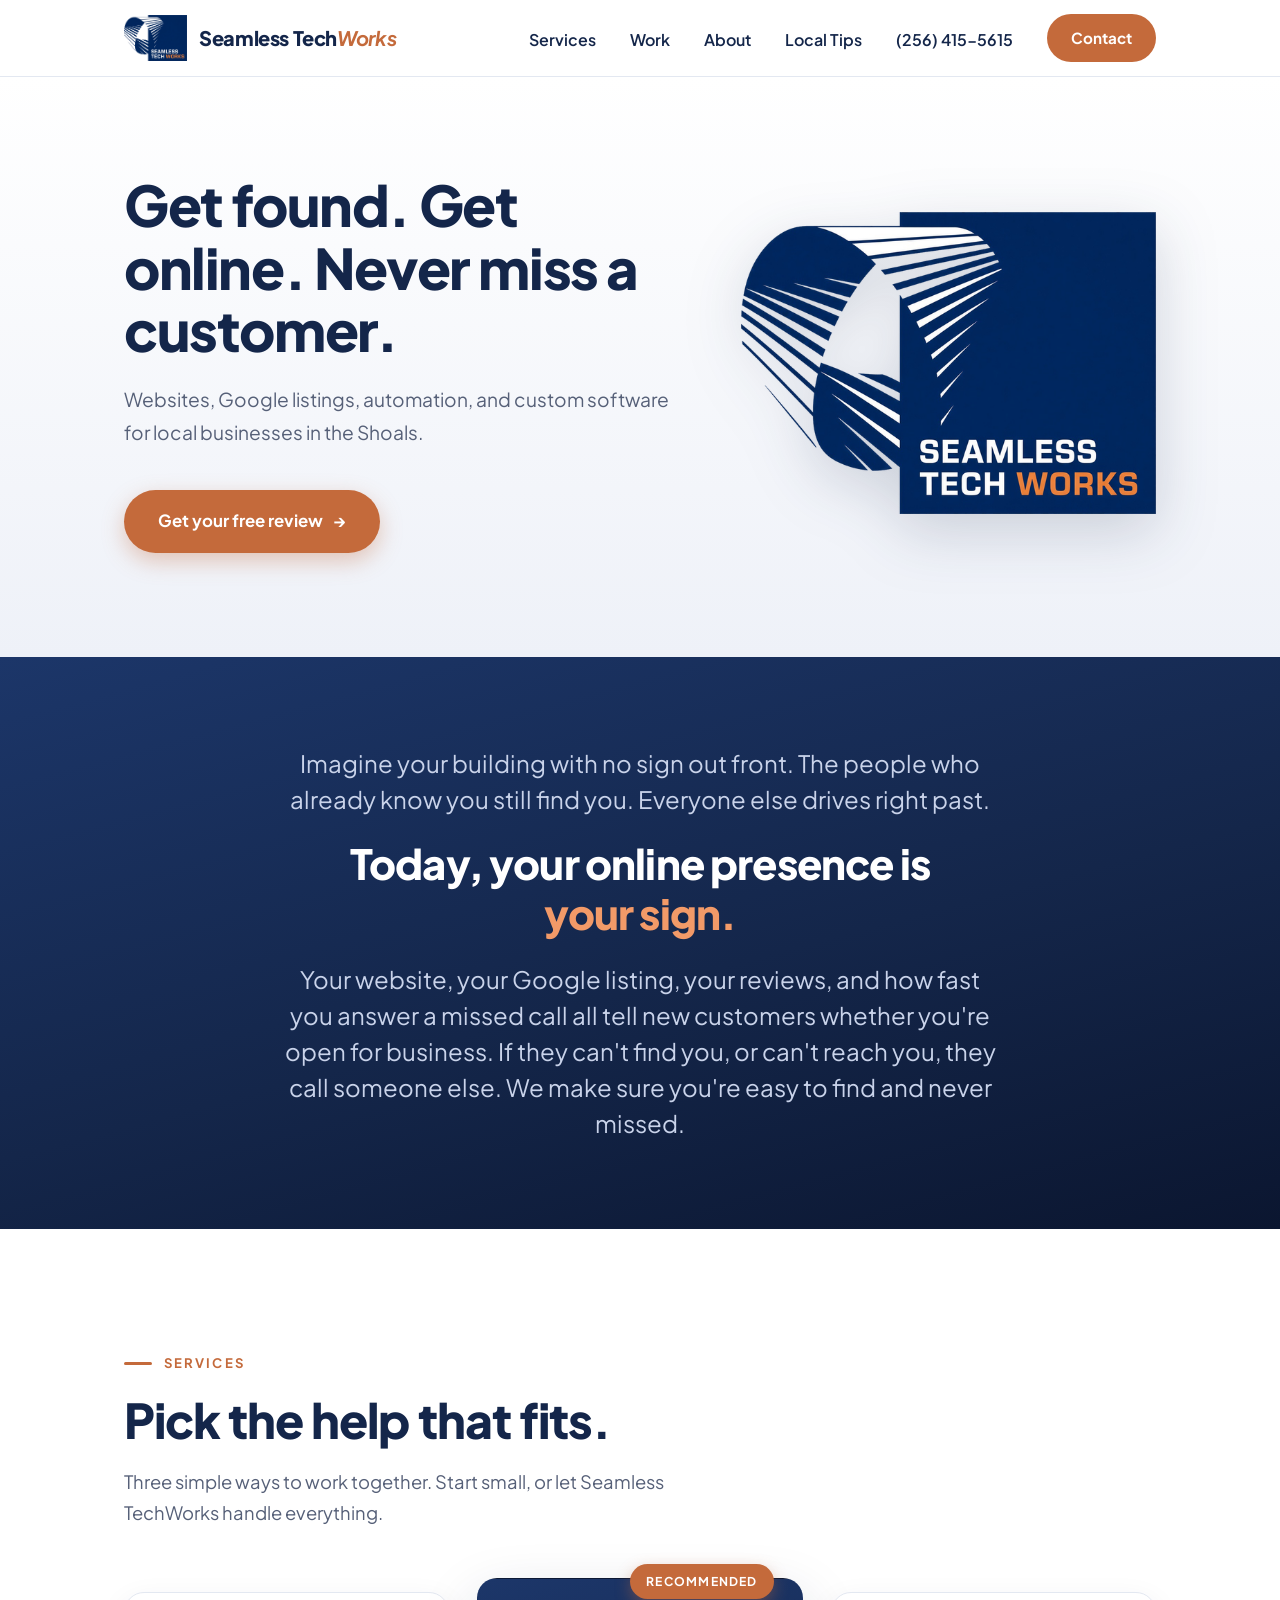
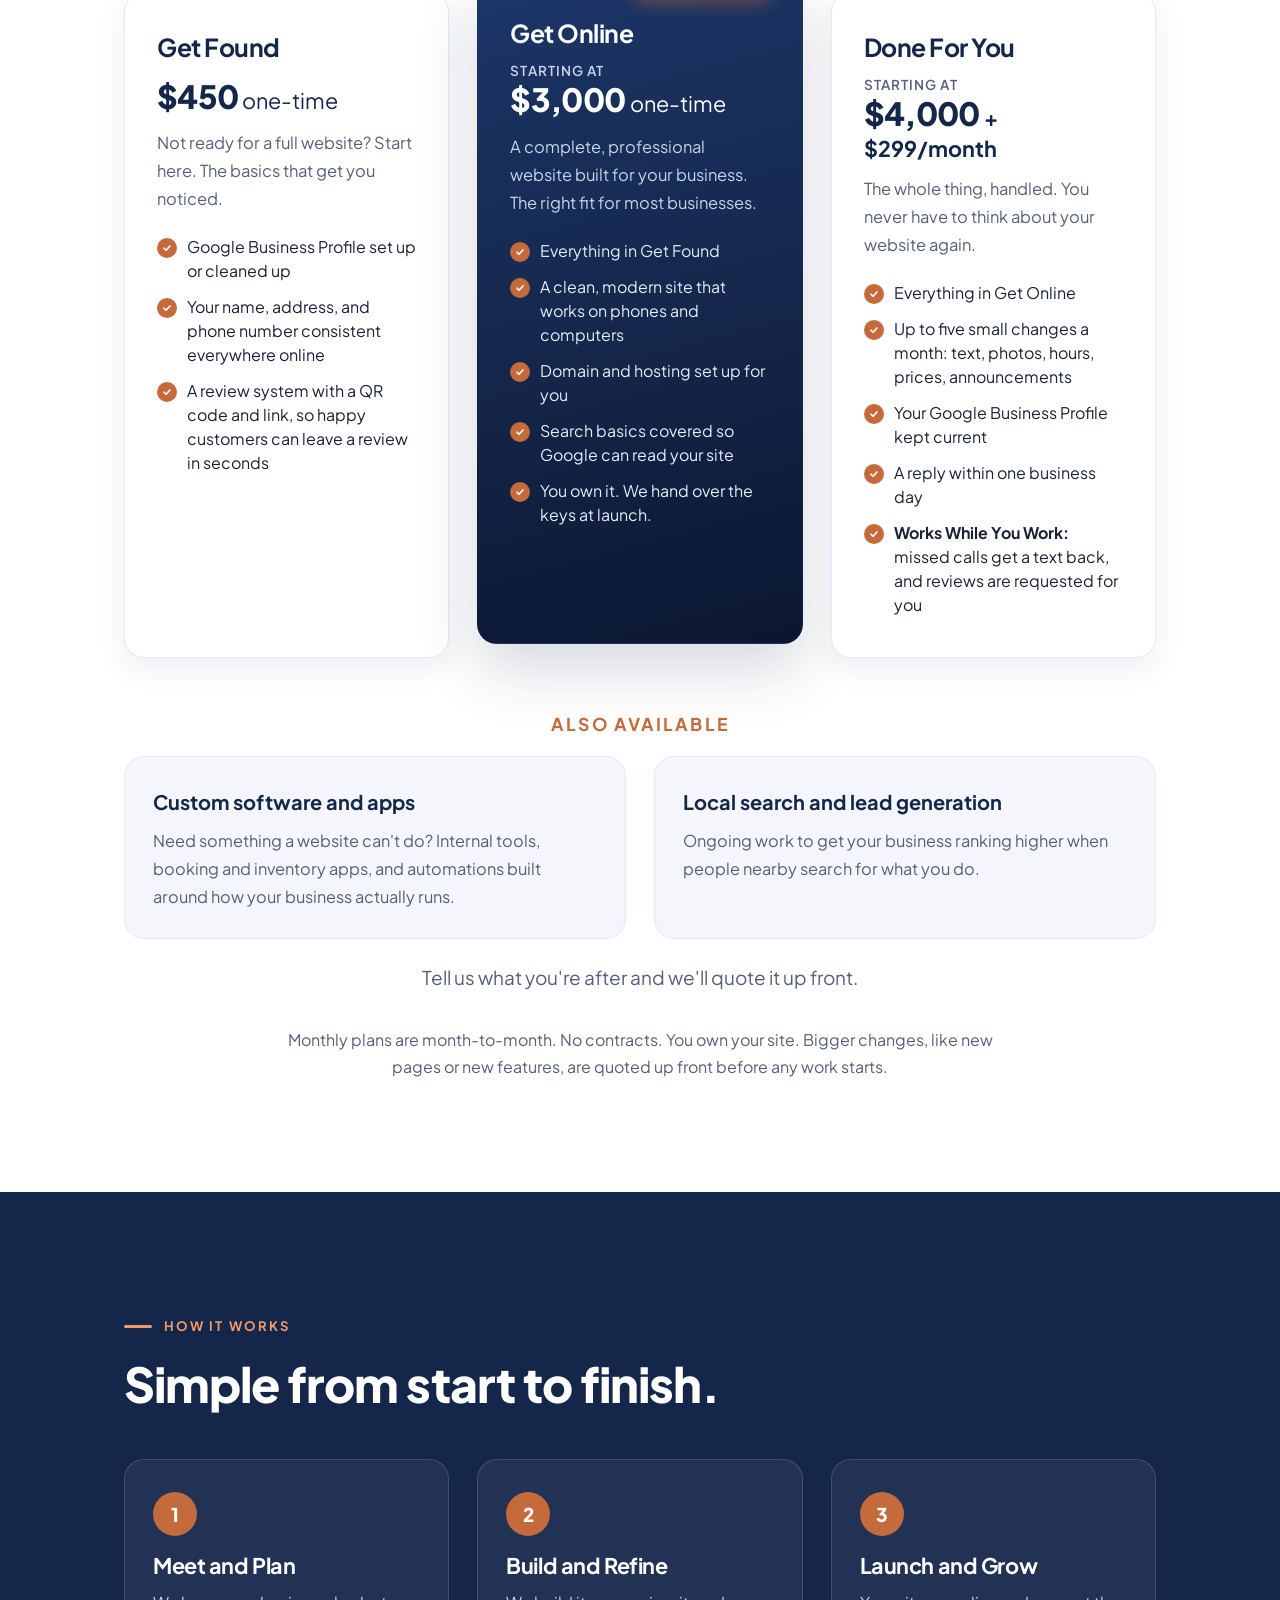
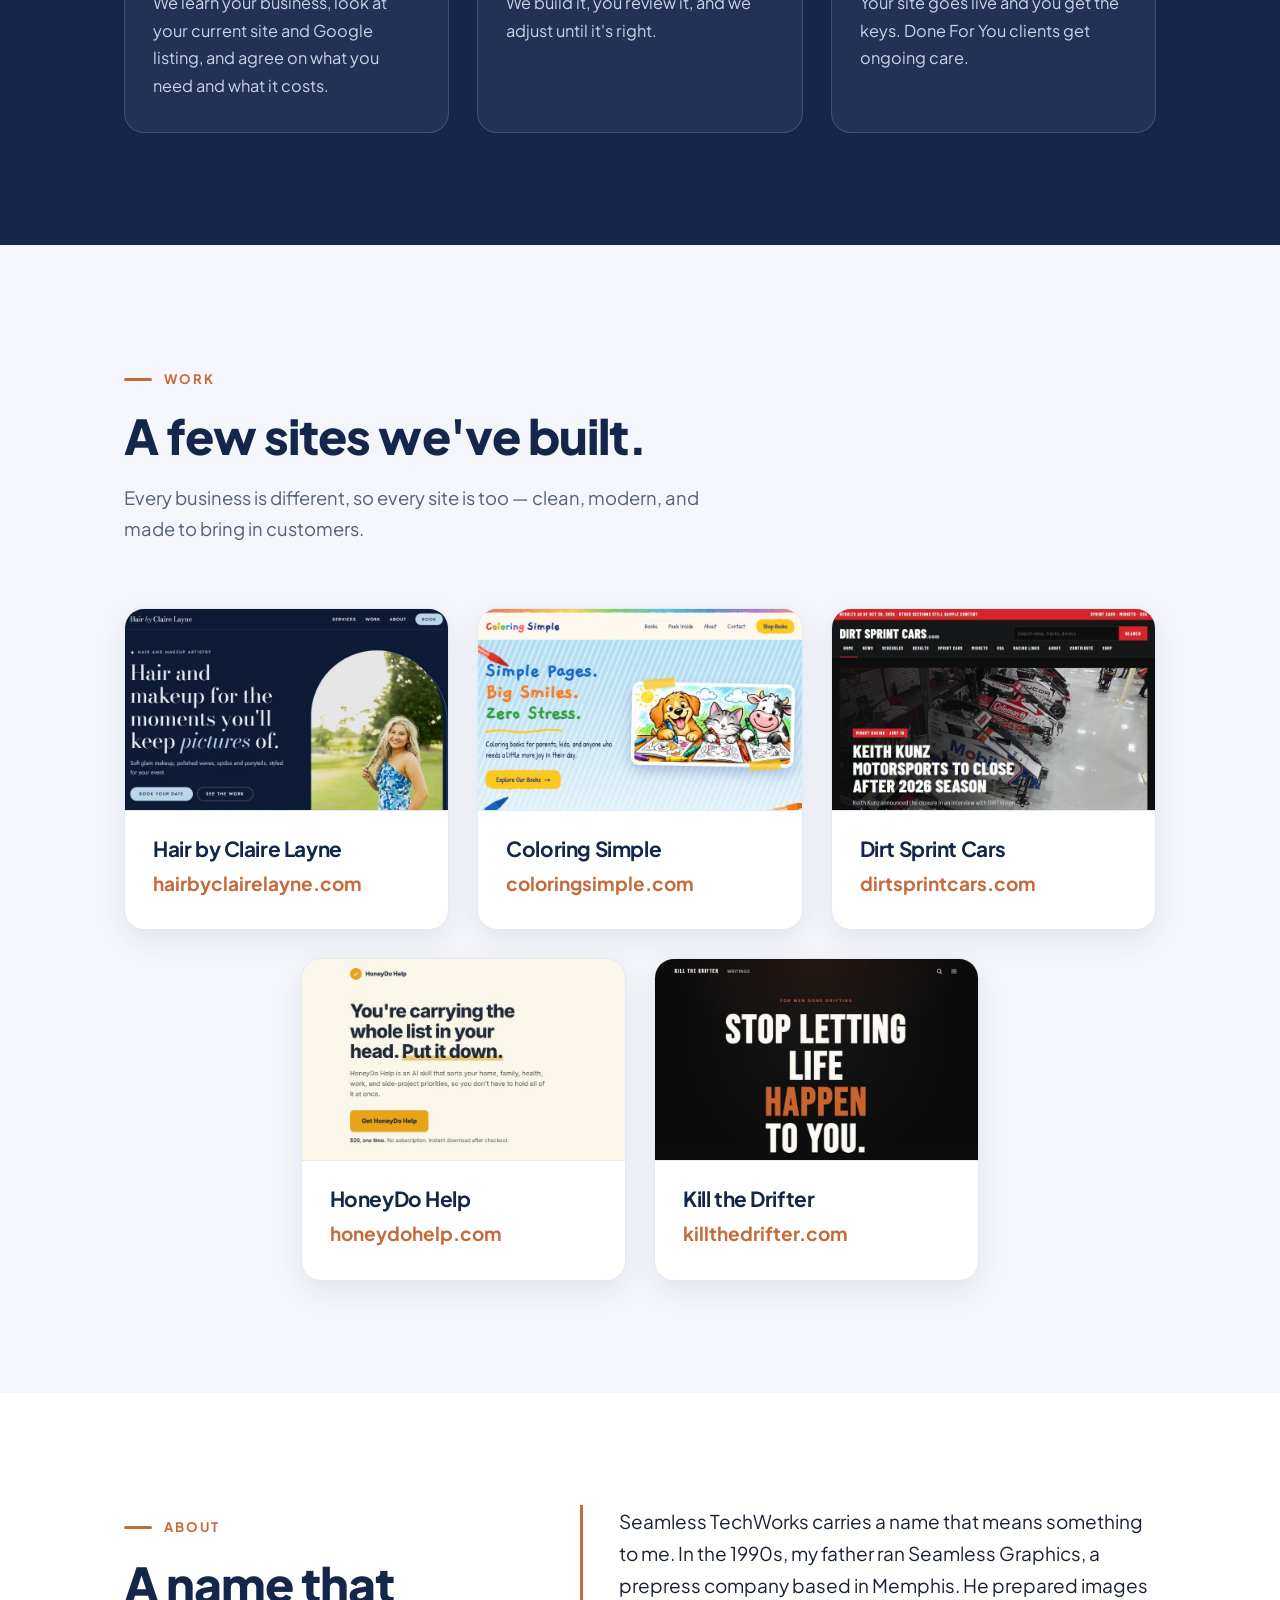
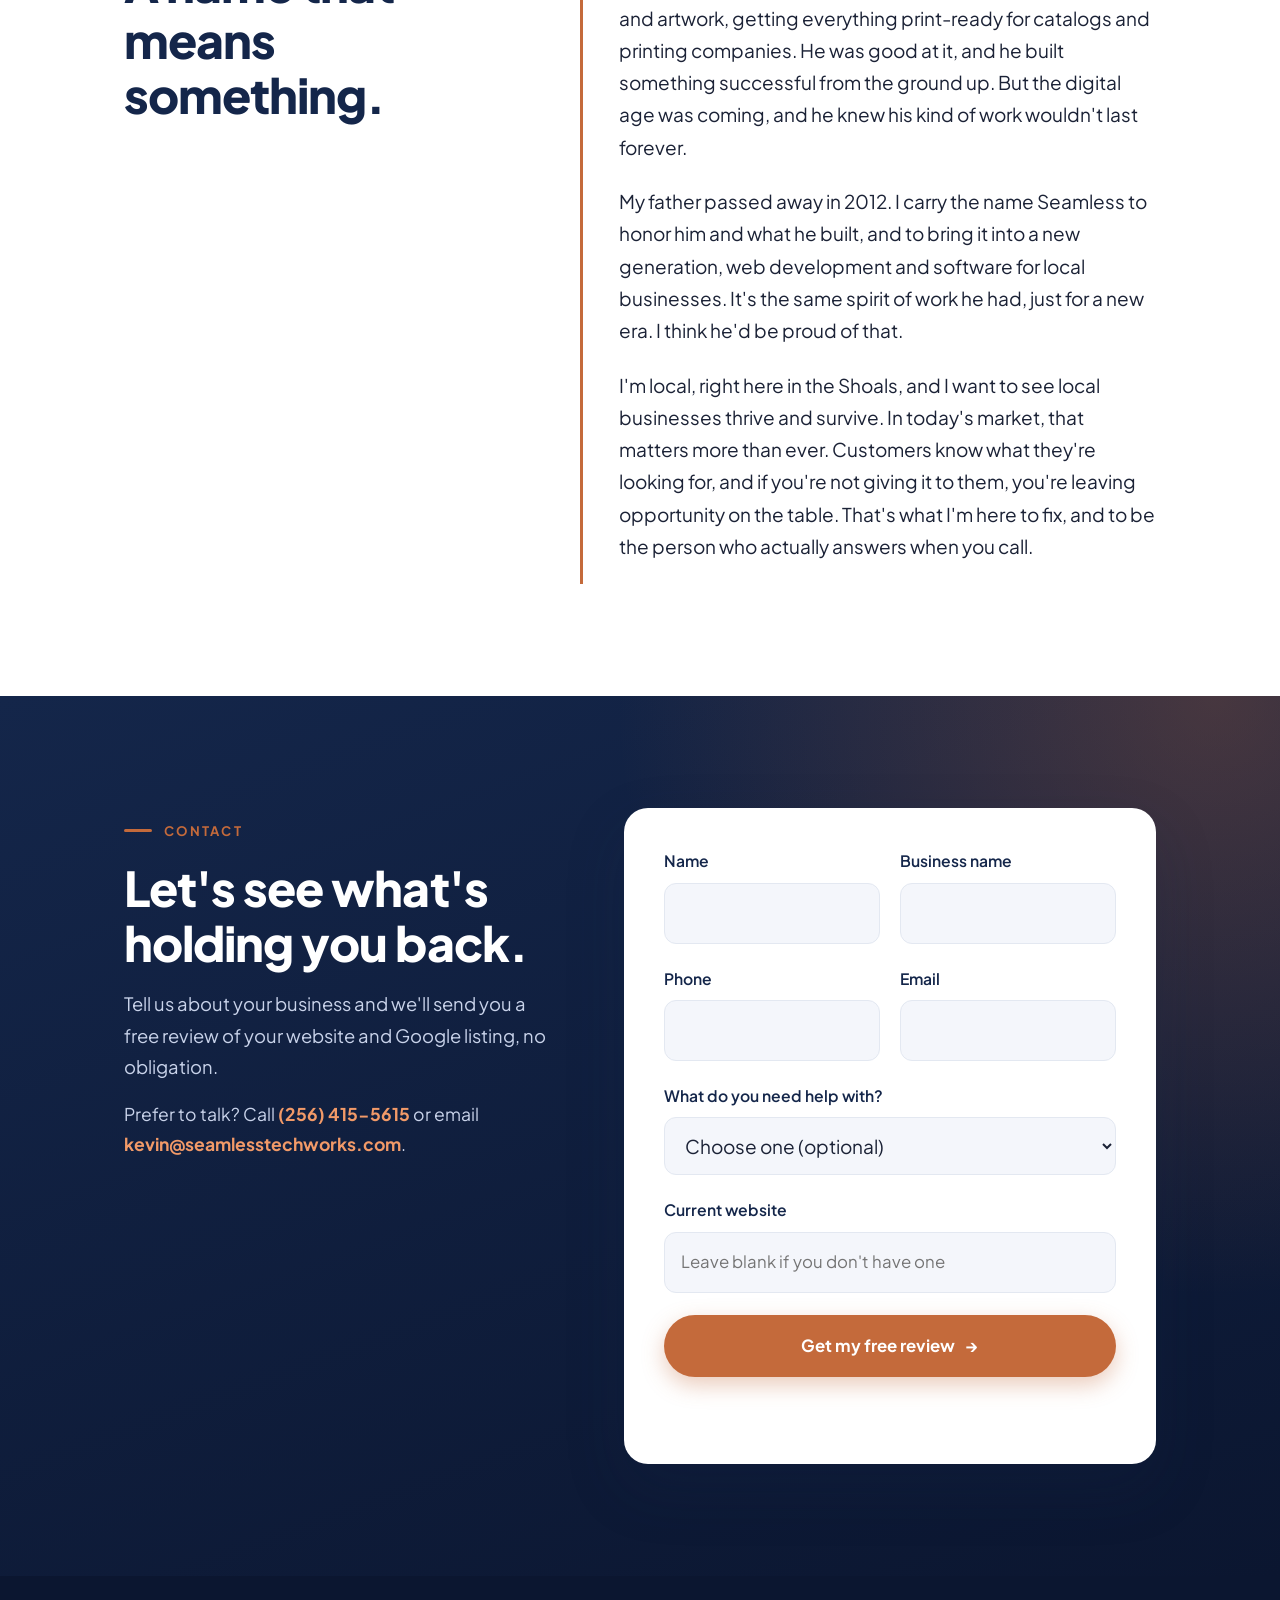
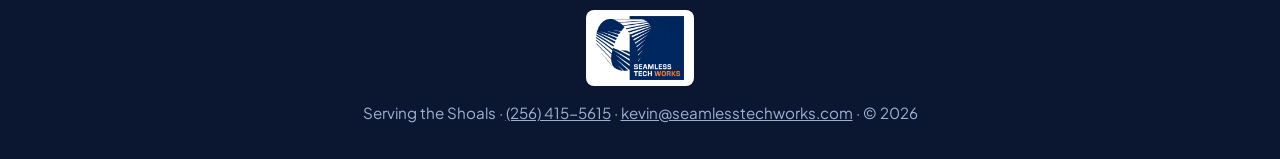
<file: index.html>
<!DOCTYPE html>
<html lang="en">
<head>
<meta charset="utf-8">
<meta name="viewport" content="width=device-width, initial-scale=1">
<title>Seamless TechWorks | Websites & Automation in the Shoals, AL</title>
<meta name="description" content="Websites, Google listings, automation, and custom software for local businesses in Florence, Muscle Shoals, Sheffield, and Tuscumbia, AL. Get a free review.">
<link rel="icon" type="image/png" sizes="32x32" href="images/favicon-32.png">
<link rel="apple-touch-icon" href="images/apple-touch-icon.png">
<link rel="canonical" href="https://seamlesstechworks.com/">
<meta property="og:type" content="website">
<meta property="og:site_name" content="Seamless TechWorks">
<meta property="og:title" content="Seamless TechWorks | Websites & Automation in the Shoals, AL">
<meta property="og:description" content="Get found. Get online. Never miss a customer. Websites, Google listings, automation, and custom software for local businesses in the Shoals.">
<meta property="og:url" content="https://seamlesstechworks.com/">
<meta property="og:image" content="https://seamlesstechworks.com/images/og-image.png">
<meta name="twitter:card" content="summary_large_image">
<meta name="twitter:title" content="Seamless TechWorks | Websites & Automation in the Shoals, AL">
<meta name="twitter:description" content="Get found. Get online. Never miss a customer. Local websites, Google listings, and automation in the Shoals.">
<meta name="twitter:image" content="https://seamlesstechworks.com/images/og-image.png">
<script type="application/ld+json">
{"@context":"https://schema.org","@type":"ProfessionalService","name":"Seamless TechWorks","url":"https://seamlesstechworks.com/","telephone":"+1-256-415-5615","email":"kevin@seamlesstechworks.com","description":"Websites, Google Business Profile setup, automation, and custom software for local businesses in the Shoals area of Alabama.","areaServed":[{"@type":"City","name":"Florence","containedInPlace":{"@type":"State","name":"Alabama"}},{"@type":"City","name":"Muscle Shoals","containedInPlace":{"@type":"State","name":"Alabama"}},{"@type":"City","name":"Sheffield","containedInPlace":{"@type":"State","name":"Alabama"}},{"@type":"City","name":"Tuscumbia","containedInPlace":{"@type":"State","name":"Alabama"}}],"serviceType":["Website design","Local search setup","Google Business Profile setup","Website maintenance","Business automation","Custom software development"]}
</script>
<link rel="preconnect" href="https://fonts.googleapis.com">
<link rel="preconnect" href="https://fonts.gstatic.com" crossorigin>
<link href="https://fonts.googleapis.com/css2?family=Plus+Jakarta+Sans:ital,wght@0,400;0,500;0,600;0,700;0,800;1,700;1,800&display=swap" rel="stylesheet">
<link rel="stylesheet" href="css/style.css">
</head>
<body>

<header>
  <div class="wrap bar">
    <a href="#home" class="logo-img" aria-label="Seamless TechWorks, home"><img src="images/logo.png" alt="" width="600" height="437"><span class="wordmark">Seamless Tech<em>Works</em></span></a>
    <nav aria-label="Main">
      <button class="menu-toggle" id="menuToggle" aria-expanded="false" aria-controls="navList">Menu</button>
      <ul id="navList">
        <li><a href="#services">Services</a></li>
        <li><a href="#work">Work</a></li>
        <li><a href="#about">About</a></li>
        <li><a href="/blog/">Local Tips</a></li>
        <li><a href="tel:+12564155615" class="nav-phone">(256) 415-5615</a></li>
        <li><a href="#contact" class="btn">Contact</a></li>
      </ul>
    </nav>
  </div>
</header>

<main>

  <section class="hero" id="home">
    <div class="wrap hero-grid">
      <div>
        <h1>Get found. Get online. Never miss a customer.</h1>
        <p>Websites, Google listings, automation, and custom software for local businesses in the Shoals.</p>
        <a href="#contact" class="btn">Get your free review <span class="arrow" aria-hidden="true">→</span></a>
      </div>
      <div class="hero-logo"><img src="images/logo.png" alt="Seamless TechWorks logo" width="600" height="437"></div>
    </div>
  </section>


  <section class="sign" id="sign">
    <div class="wrap">
      <p class="sign-text">Imagine your building with no sign out front. The people who already know you still find you. Everyone else drives right past.</p>
      <p class="sign-big">Today, your online presence is <span class="hl">your sign.</span></p>
      <p class="sign-text">Your website, your Google listing, your reviews, and how fast you answer a missed call all tell new customers whether you're open for business. If they can't find you, or can't reach you, they call someone else. We make sure you're easy to find and never missed.</p>
    </div>
  </section>

  <section id="services">
    <div class="wrap">
      <span class="eyebrow">Services</span>
      <h2>Pick the help that fits.</h2>
      <p class="lead">Three simple ways to work together. Start small, or let Seamless TechWorks handle everything.</p>

      <div class="services-grid">
        <article class="card">
          <h3>Get Found</h3>
          <p class="price"><strong>$450</strong> one-time</p>
          <p>Not ready for a full website? Start here. The basics that get you noticed.</p>
          <ul class="checks"><li>Google Business Profile set up or cleaned up</li><li>Your name, address, and phone number consistent everywhere online</li><li>A review system with a QR code and link, so happy customers can leave a review in seconds</li></ul>
        </article>

        <article class="card featured">
          <span class="badge">Recommended</span>
          <h3>Get Online</h3>
          <p class="price"><small>Starting at</small> <strong>$3,000</strong> one-time</p>
          <p>A complete, professional website built for your business. The right fit for most businesses.</p>
          <ul class="checks"><li>Everything in Get Found</li><li>A clean, modern site that works on phones and computers</li><li>Domain and hosting set up for you</li><li>Search basics covered so Google can read your site</li><li>You own it. We hand over the keys at launch.</li></ul>
        </article>

        <article class="card">
          <h3>Done For You</h3>
          <p class="price"><small>Starting at</small> <strong>$4,000</strong> <span class="plus">+ $299/month</span></p>
          <p>The whole thing, handled. You never have to think about your website again.</p>
          <ul class="checks"><li>Everything in Get Online</li><li>Up to five small changes a month: text, photos, hours, prices, announcements</li><li>Your Google Business Profile kept current</li><li>A reply within one business day</li><li><strong>Works While You Work:</strong> missed calls get a text back, and reviews are requested for you</li></ul>
        </article>
      </div>

      <div class="also">
        <h3 class="also-title">Also available</h3>
        <div class="also-grid">
          <article class="also-card"><h4>Custom software and apps</h4><p>Need something a website can't do? Internal tools, booking and inventory apps, and automations built around how your business actually runs.</p></article>
          <article class="also-card"><h4>Local search and lead generation</h4><p>Ongoing work to get your business ranking higher when people nearby search for what you do.</p></article>
        </div>
        <p class="also-note">Tell us what you're after and we'll quote it up front.</p>
      </div>

      <p class="fine">Monthly plans are month-to-month. No contracts. You own your site. Bigger changes, like new pages or new features, are quoted up front before any work starts.</p>
    </div>
  </section>


  <section class="process" id="process">
    <div class="wrap">
      <span class="eyebrow">How it works</span>
      <h2>Simple from start to finish.</h2>
      <ol class="steps">
        <li><span class="num">1</span><h3>Meet and Plan</h3><p>We learn your business, look at your current site and Google listing, and agree on what you need and what it costs.</p></li>
        <li><span class="num">2</span><h3>Build and Refine</h3><p>We build it, you review it, and we adjust until it's right.</p></li>
        <li><span class="num">3</span><h3>Launch and Grow</h3><p>Your site goes live and you get the keys. Done For You clients get ongoing care.</p></li>
      </ol>
    </div>
  </section>

  <section class="work" id="work">
    <div class="wrap">
      <span class="eyebrow">Work</span>
      <h2>A few sites we've built.</h2>
      <p class="lead">Every business is different, so every site is too — clean, modern, and made to bring in customers.</p>

      <div class="work-grid">
        <article class="work-card">
          <div class="shot"><img src="images/hair-by-claire-layne.jpg" alt="Hair by Claire Layne homepage: hair and makeup artistry for events in the Shoals" loading="lazy"></div>
          <div class="work-body">
            <h3>Hair by Claire Layne</h3>
            <a href="https://hairbyclairelayne.com" target="_blank" rel="noopener">hairbyclairelayne.com</a>
          </div>
        </article>

        <article class="work-card">
          <div class="shot"><img src="images/coloring-simple.jpg" alt="Coloring Simple homepage: funny coloring books for kids and grown-ups" loading="lazy"></div>
          <div class="work-body">
            <h3>Coloring Simple</h3>
            <a href="https://coloringsimple.com" target="_blank" rel="noopener">coloringsimple.com</a>
          </div>
        </article>

        <article class="work-card">
          <div class="shot"><img src="images/dirt-sprint-cars.jpg" alt="Dirt Sprint Cars homepage: dirt sprint car and midget racing news" loading="lazy"></div>
          <div class="work-body">
            <h3>Dirt Sprint Cars</h3>
            <a href="https://dirtsprintcars.com" target="_blank" rel="noopener">dirtsprintcars.com</a>
          </div>
        </article>

        <article class="work-card">
          <div class="shot"><img src="images/honeydohelp.jpg" alt="HoneyDo Help homepage: a tool that sorts your to-do list and picks your next step" loading="lazy"></div>
          <div class="work-body">
            <h3>HoneyDo Help</h3>
            <a href="https://honeydohelp.com" target="_blank" rel="noopener">honeydohelp.com</a>
          </div>
        </article>

        <article class="work-card">
          <div class="shot"><img src="images/kill-the-drifter.jpg" alt="Kill the Drifter homepage: stop letting life happen to you" loading="lazy"></div>
          <div class="work-body">
            <h3>Kill the Drifter</h3>
            <a href="https://killthedrifter.com" target="_blank" rel="noopener">killthedrifter.com</a>
          </div>
        </article>
      </div>
    </div>
  </section>

  <section class="about" id="about">
    <div class="wrap about-grid">
      <div>
        <span class="eyebrow">About</span>
        <h2>A name that means something.</h2>
      </div>
      <div class="about-text">
        <p>Seamless TechWorks carries a name that means something to me. In the 1990s, my father ran Seamless Graphics, a prepress company based in Memphis. He prepared images and artwork, getting everything print-ready for catalogs and printing companies. He was good at it, and he built something successful from the ground up. But the digital age was coming, and he knew his kind of work wouldn't last forever.</p>
        <p>My father passed away in 2012. I carry the name Seamless to honor him and what he built, and to bring it into a new generation, web development and software for local businesses. It's the same spirit of work he had, just for a new era. I think he'd be proud of that.</p>
        <p>I'm local, right here in the Shoals, and I want to see local businesses thrive and survive. In today's market, that matters more than ever. Customers know what they're looking for, and if you're not giving it to them, you're leaving opportunity on the table. That's what I'm here to fix, and to be the person who actually answers when you call.</p>
      </div>
    </div>
  </section>

  <section class="contact" id="contact">
    <div class="wrap contact-grid">
      <div>
        <span class="eyebrow">Contact</span>
        <h2>Let's see what's holding you back.</h2>
        <p class="lead">Tell us about your business and we'll send you a free review of your website and Google listing, no obligation.</p>
        <p class="call-line">Prefer to talk? Call <a href="tel:+12564155615">(256) 415-5615</a> or email <a href="mailto:kevin@seamlesstechworks.com">kevin@seamlesstechworks.com</a>.</p>
      </div>

      <div class="form-card">
        <form name="review" method="POST" data-netlify="true" netlify-honeypot="bot-field" id="reviewForm">
          <input type="hidden" name="form-name" value="review">
          <p class="hp" aria-hidden="true"><label>Don't fill this out: <input name="bot-field" tabindex="-1" autocomplete="off"></label></p>

          <div class="form-row">
            <div class="field">
              <label for="name">Name</label>
              <input type="text" id="name" name="name" autocomplete="name" required>
            </div>
            <div class="field">
              <label for="business">Business name</label>
              <input type="text" id="business" name="business" autocomplete="organization" required>
            </div>
          </div>
          <div class="form-row">
            <div class="field">
              <label for="phone">Phone</label>
              <input type="tel" id="phone" name="phone" autocomplete="tel" required>
            </div>
            <div class="field">
              <label for="email">Email</label>
              <input type="email" id="email" name="email" autocomplete="email" required>
            </div>
          </div>
          <div class="field">
            <label for="need">What do you need help with?</label>
            <select id="need" name="need">
              <option value="">Choose one (optional)</option>
              <option>Get found on Google</option>
              <option>A new website</option>
              <option>Website care and updates</option>
              <option>Missed calls and reviews on autopilot</option>
              <option>Custom software or an app</option>
              <option>Not sure yet</option>
            </select>
          </div>
          <div class="field">
            <label for="website">Current website</label>
            <input type="text" id="website" name="website" placeholder="Leave blank if you don't have one" autocomplete="url">
          </div>

          <button type="submit" class="btn">Get my free review <span class="arrow" aria-hidden="true">→</span></button>
          <p class="form-msg" id="formMsg" role="status" aria-live="polite"></p>
        </form>
      </div>
    </div>
  </section>

</main>

<footer>
  <span class="logo-chip"><img src="images/logo.png" alt="Seamless TechWorks" width="600" height="437"></span>
  <span class="foot-line">Serving the Shoals · <a href="tel:+12564155615">(256) 415-5615</a> · <a href="mailto:kevin@seamlesstechworks.com">kevin@seamlesstechworks.com</a> · © 2026</span>
</footer>

<script src="js/main.js"></script>
</body>
</html>
</file>
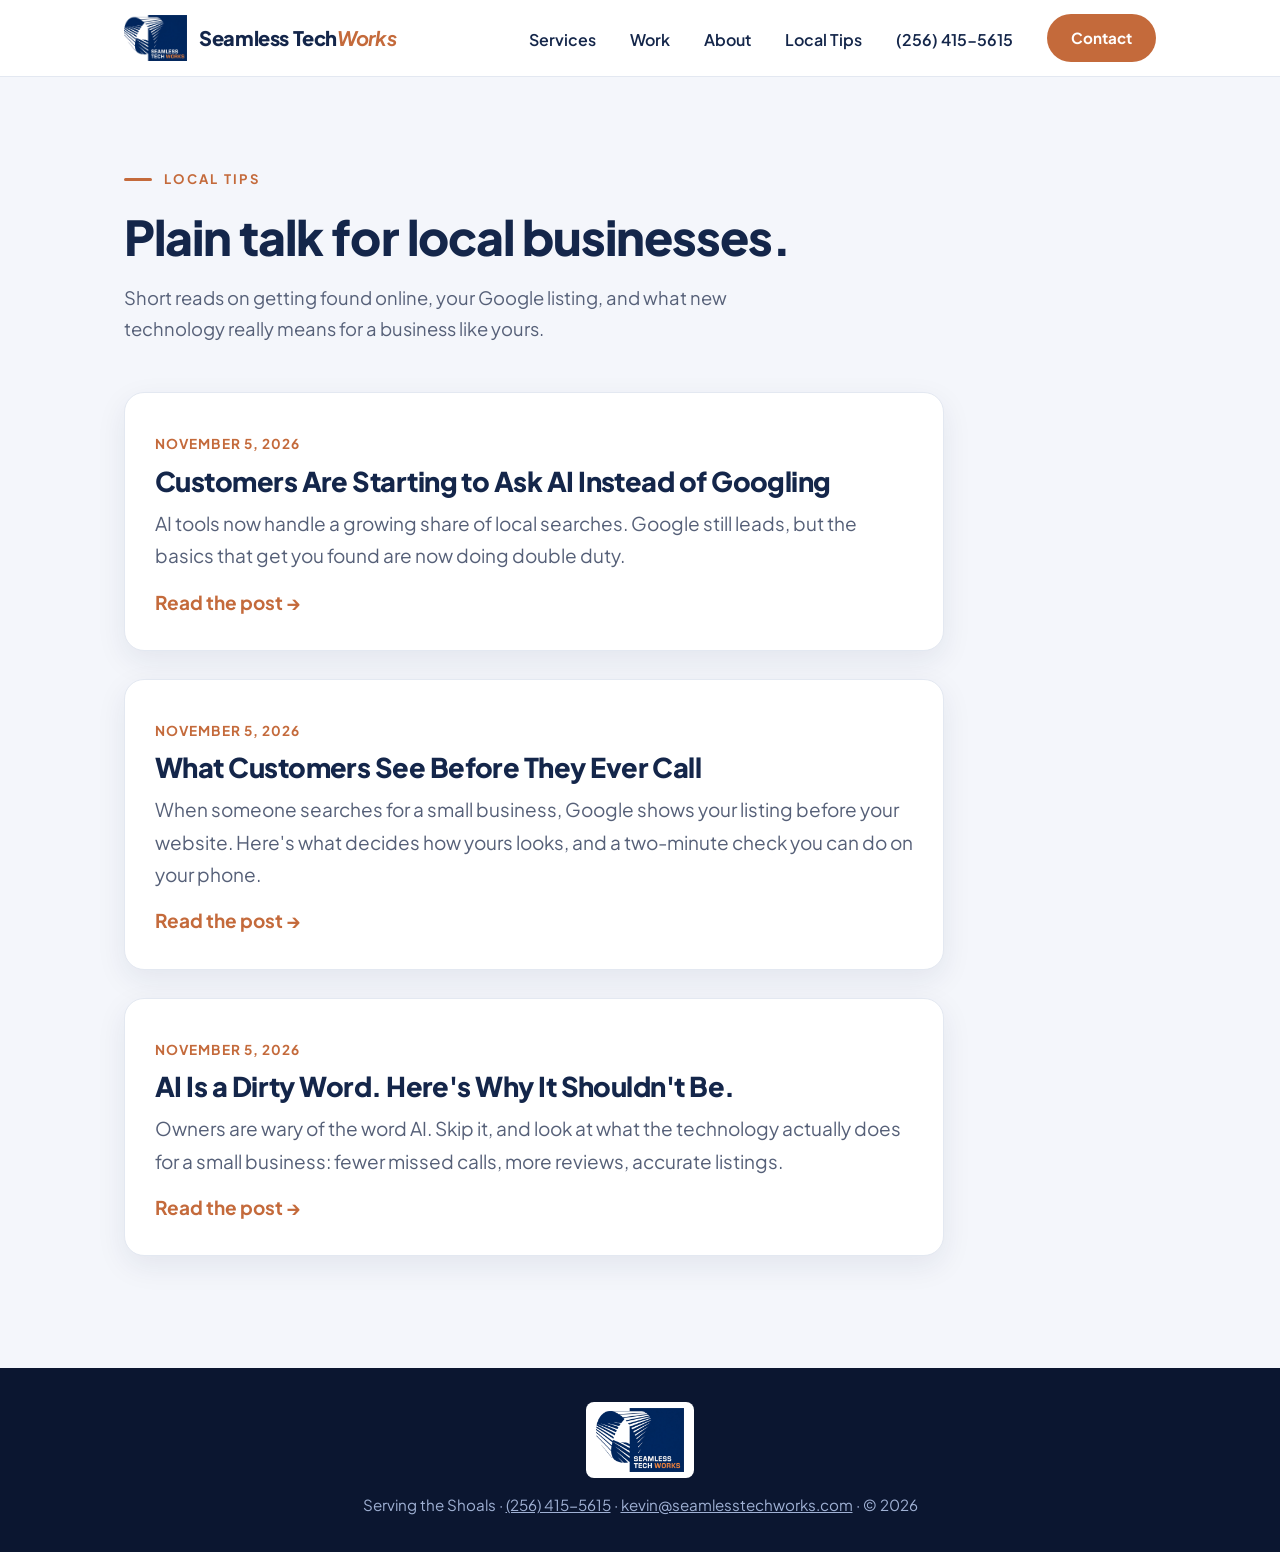
<file: blog/index.html>
<!DOCTYPE html>
<html lang="en">
<head>
<meta charset="utf-8">
<meta name="viewport" content="width=device-width, initial-scale=1">
<title>Local Tips | Seamless TechWorks</title>
<meta name="description" content="Short, plain-language posts on getting found online, Google listings, and what new technology means for local businesses in the Shoals.">
<link rel="icon" type="image/png" sizes="32x32" href="/images/favicon-32.png">
<link rel="apple-touch-icon" href="/images/apple-touch-icon.png">
<link rel="canonical" href="https://seamlesstechworks.com/blog/">
<meta property="og:type" content="website">
<meta property="og:site_name" content="Seamless TechWorks">
<meta property="og:title" content="Local Tips | Seamless TechWorks">
<meta property="og:description" content="Short, plain-language posts on getting found online, Google listings, and what new technology means for local businesses in the Shoals.">
<meta property="og:url" content="https://seamlesstechworks.com/blog/">
<meta property="og:image" content="https://seamlesstechworks.com/images/og-image.png">
<meta name="twitter:card" content="summary_large_image">
<link rel="preconnect" href="https://fonts.googleapis.com">
<link rel="preconnect" href="https://fonts.gstatic.com" crossorigin>
<link href="https://fonts.googleapis.com/css2?family=Plus+Jakarta+Sans:ital,wght@0,400;0,500;0,600;0,700;0,800;1,700;1,800&display=swap" rel="stylesheet">
<link rel="stylesheet" href="/css/style.css">
</head>
<body>

<header>
  <div class="wrap bar">
    <a href="/" class="logo-img" aria-label="Seamless TechWorks, home"><img src="/images/logo.png" alt="" width="600" height="437"><span class="wordmark">Seamless Tech<em>Works</em></span></a>
    <nav aria-label="Main">
      <button class="menu-toggle" id="menuToggle" aria-expanded="false" aria-controls="navList">Menu</button>
      <ul id="navList">
        <li><a href="/#services">Services</a></li>
        <li><a href="/#work">Work</a></li>
        <li><a href="/#about">About</a></li>
        <li><a href="/blog/">Local Tips</a></li>
        <li><a href="tel:+12564155615" class="nav-phone">(256) 415-5615</a></li>
        <li><a href="/#contact" class="btn">Contact</a></li>
      </ul>
    </nav>
  </div>
</header>

<main>
  <section class="blog-index">
    <div class="wrap">
      <span class="eyebrow">Local Tips</span>
      <h1 class="blog-h1">Plain talk for local businesses.</h1>
      <p class="lead">Short reads on getting found online, your Google listing, and what new technology really means for a business like yours.</p>
      <div class="blog-list">
      <article class="blog-card">
        <time datetime="2026-11-05">November 5, 2026</time>
        <h2><a href="/blog/customers-are-starting-to-ask-ai/">Customers Are Starting to Ask AI Instead of Googling</a></h2>
        <p>AI tools now handle a growing share of local searches. Google still leads, but the basics that get you found are now doing double duty.</p>
        <a class="read" href="/blog/customers-are-starting-to-ask-ai/">Read the post <span aria-hidden="true">→</span></a>
      </article>
      <article class="blog-card">
        <time datetime="2026-11-05">November 5, 2026</time>
        <h2><a href="/blog/what-customers-see-before-they-call/">What Customers See Before They Ever Call</a></h2>
        <p>When someone searches for a small business, Google shows your listing before your website. Here's what decides how yours looks, and a two-minute check you can do on your phone.</p>
        <a class="read" href="/blog/what-customers-see-before-they-call/">Read the post <span aria-hidden="true">→</span></a>
      </article>
      <article class="blog-card">
        <time datetime="2026-11-05">November 5, 2026</time>
        <h2><a href="/blog/ai-is-a-dirty-word/">AI Is a Dirty Word. Here's Why It Shouldn't Be.</a></h2>
        <p>Owners are wary of the word AI. Skip it, and look at what the technology actually does for a small business: fewer missed calls, more reviews, accurate listings.</p>
        <a class="read" href="/blog/ai-is-a-dirty-word/">Read the post <span aria-hidden="true">→</span></a>
      </article>
      </div>
    </div>
  </section>

</main>

<footer>
  <span class="logo-chip"><img src="/images/logo.png" alt="Seamless TechWorks" width="600" height="437"></span>
  <span class="foot-line">Serving the Shoals · <a href="tel:+12564155615">(256) 415-5615</a> · <a href="mailto:kevin@seamlesstechworks.com">kevin@seamlesstechworks.com</a> · © 2026</span>
</footer>

<script src="/js/main.js"></script>
</body>
</html>
</file>
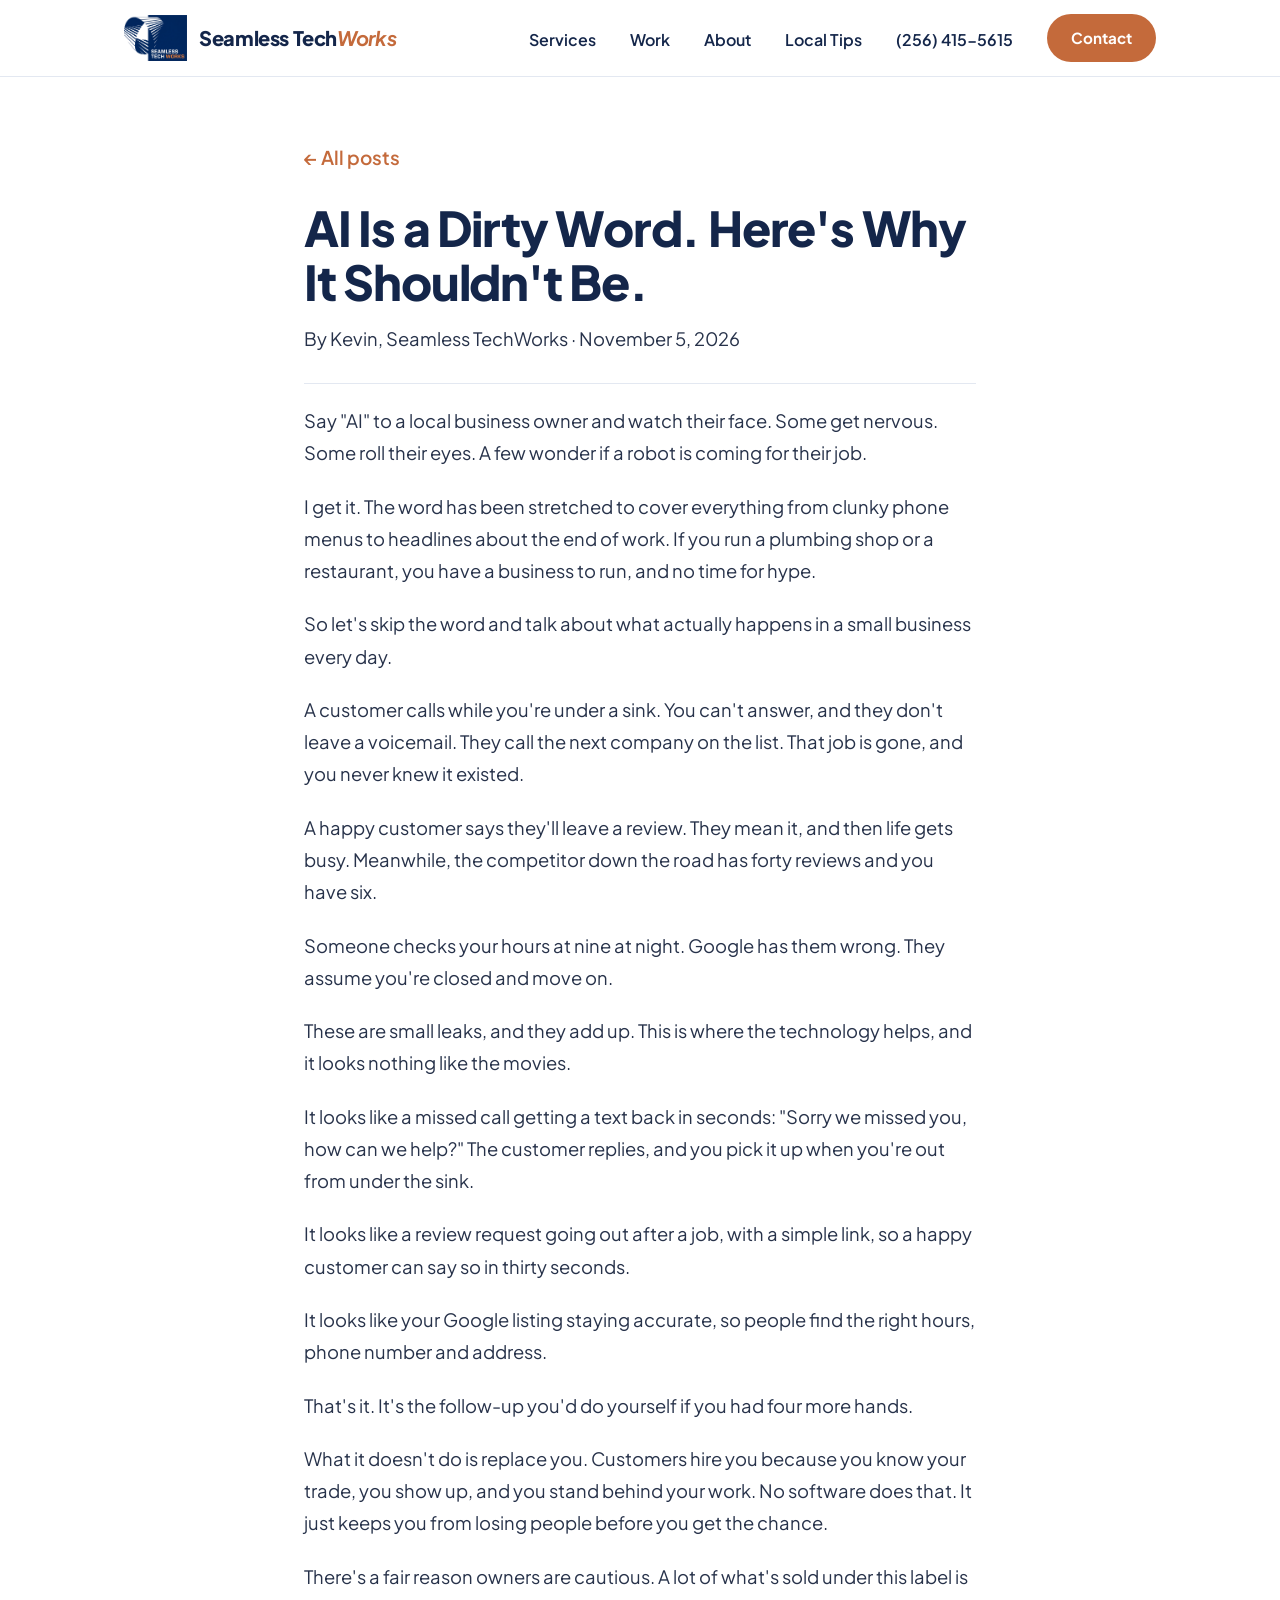
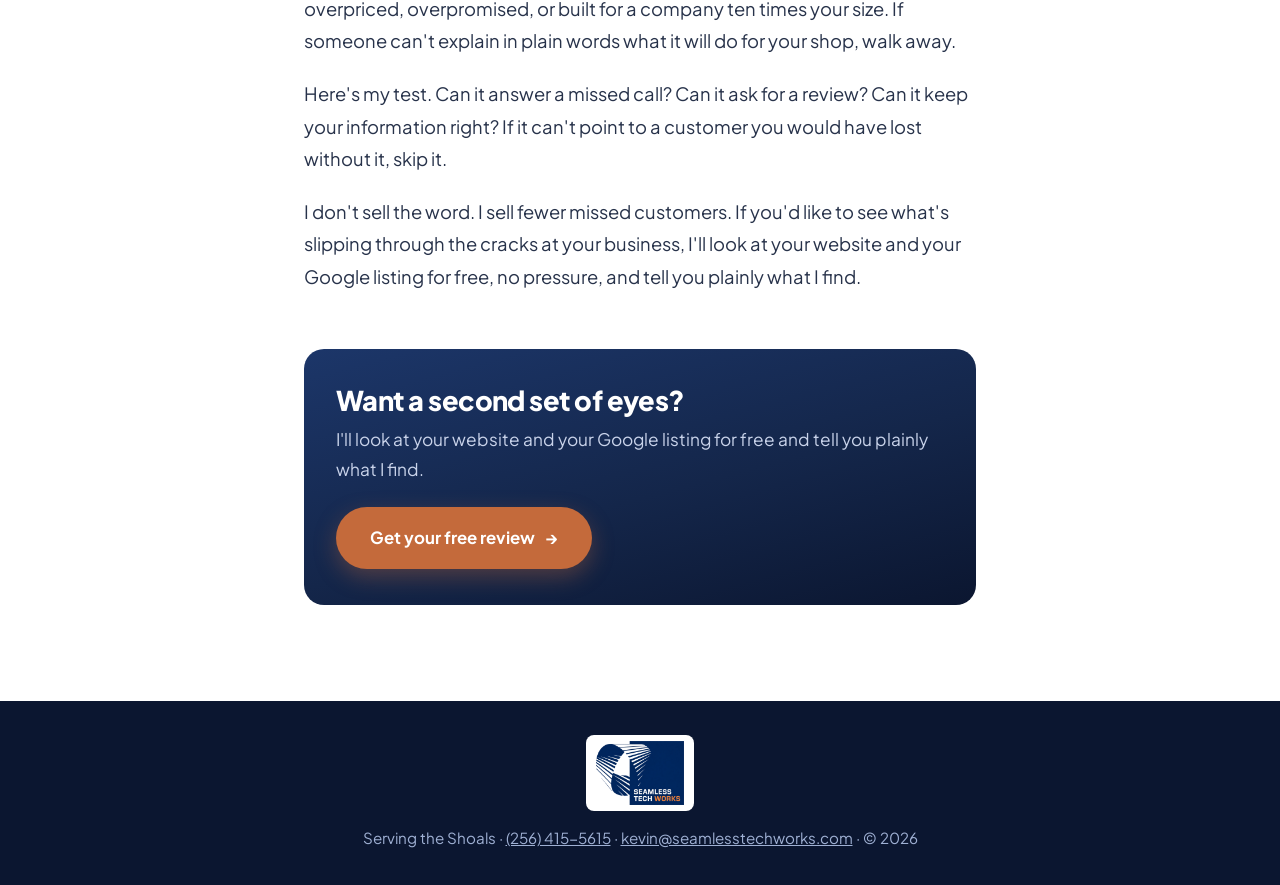
<file: blog/ai-is-a-dirty-word/index.html>
<!DOCTYPE html>
<html lang="en">
<head>
<meta charset="utf-8">
<meta name="viewport" content="width=device-width, initial-scale=1">
<title>AI Is a Dirty Word. Here&#x27;s Why It Shouldn&#x27;t Be. | Seamless TechWorks</title>
<meta name="description" content="Owners are wary of the word AI. Skip it, and look at what the technology actually does for a small business: fewer missed calls, more reviews, accurate listings.">
<link rel="icon" type="image/png" sizes="32x32" href="/images/favicon-32.png">
<link rel="apple-touch-icon" href="/images/apple-touch-icon.png">
<link rel="canonical" href="https://seamlesstechworks.com/blog/ai-is-a-dirty-word/">
<meta property="og:type" content="article">
<meta property="og:site_name" content="Seamless TechWorks">
<meta property="og:title" content="AI Is a Dirty Word. Here&#x27;s Why It Shouldn&#x27;t Be. | Seamless TechWorks">
<meta property="og:description" content="Owners are wary of the word AI. Skip it, and look at what the technology actually does for a small business: fewer missed calls, more reviews, accurate listings.">
<meta property="og:url" content="https://seamlesstechworks.com/blog/ai-is-a-dirty-word/">
<meta property="og:image" content="https://seamlesstechworks.com/images/og-image.png">
<meta name="twitter:card" content="summary_large_image">
<link rel="preconnect" href="https://fonts.googleapis.com">
<link rel="preconnect" href="https://fonts.gstatic.com" crossorigin>
<link href="https://fonts.googleapis.com/css2?family=Plus+Jakarta+Sans:ital,wght@0,400;0,500;0,600;0,700;0,800;1,700;1,800&display=swap" rel="stylesheet">
<link rel="stylesheet" href="/css/style.css">
<script type="application/ld+json">
{"@context":"https://schema.org","@type":"BlogPosting","headline":"AI Is a Dirty Word. Here's Why It Shouldn't Be.","datePublished":"2026-11-05","author":{"@type":"Person","name":"Kevin"},"publisher":{"@type":"Organization","name":"Seamless TechWorks"},"mainEntityOfPage":"https://seamlesstechworks.com/blog/ai-is-a-dirty-word/"}
</script>
</head>
<body>

<header>
  <div class="wrap bar">
    <a href="/" class="logo-img" aria-label="Seamless TechWorks, home"><img src="/images/logo.png" alt="" width="600" height="437"><span class="wordmark">Seamless Tech<em>Works</em></span></a>
    <nav aria-label="Main">
      <button class="menu-toggle" id="menuToggle" aria-expanded="false" aria-controls="navList">Menu</button>
      <ul id="navList">
        <li><a href="/#services">Services</a></li>
        <li><a href="/#work">Work</a></li>
        <li><a href="/#about">About</a></li>
        <li><a href="/blog/">Local Tips</a></li>
        <li><a href="tel:+12564155615" class="nav-phone">(256) 415-5615</a></li>
        <li><a href="/#contact" class="btn">Contact</a></li>
      </ul>
    </nav>
  </div>
</header>

<main>
  <article class="post">
   <div class="wrap post-wrap">
    <a class="back" href="/blog/">← All posts</a>
    <h1>AI Is a Dirty Word. Here's Why It Shouldn't Be.</h1>
    <p class="post-meta">By Kevin, Seamless TechWorks · <time datetime="2026-11-05">November 5, 2026</time></p>
    <p>Say "AI" to a local business owner and watch their face. Some get nervous. Some roll their eyes. A few wonder if a robot is coming for their job.</p>
    <p>I get it. The word has been stretched to cover everything from clunky phone menus to headlines about the end of work. If you run a plumbing shop or a restaurant, you have a business to run, and no time for hype.</p>
    <p>So let's skip the word and talk about what actually happens in a small business every day.</p>
    <p>A customer calls while you're under a sink. You can't answer, and they don't leave a voicemail. They call the next company on the list. That job is gone, and you never knew it existed.</p>
    <p>A happy customer says they'll leave a review. They mean it, and then life gets busy. Meanwhile, the competitor down the road has forty reviews and you have six.</p>
    <p>Someone checks your hours at nine at night. Google has them wrong. They assume you're closed and move on.</p>
    <p>These are small leaks, and they add up. This is where the technology helps, and it looks nothing like the movies.</p>
    <p>It looks like a missed call getting a text back in seconds: "Sorry we missed you, how can we help?" The customer replies, and you pick it up when you're out from under the sink.</p>
    <p>It looks like a review request going out after a job, with a simple link, so a happy customer can say so in thirty seconds.</p>
    <p>It looks like your Google listing staying accurate, so people find the right hours, phone number and address.</p>
    <p>That's it. It's the follow-up you'd do yourself if you had four more hands.</p>
    <p>What it doesn't do is replace you. Customers hire you because you know your trade, you show up, and you stand behind your work. No software does that. It just keeps you from losing people before you get the chance.</p>
    <p>There's a fair reason owners are cautious. A lot of what's sold under this label is overpriced, overpromised, or built for a company ten times your size. If someone can't explain in plain words what it will do for your shop, walk away.</p>
    <p>Here's my test. Can it answer a missed call? Can it ask for a review? Can it keep your information right? If it can't point to a customer you would have lost without it, skip it.</p>
    <p>I don't sell the word. I sell fewer missed customers. If you'd like to see what's slipping through the cracks at your business, I'll look at your website and your Google listing for free, no pressure, and tell you plainly what I find.</p>
    <aside class="post-cta">
      <h2>Want a second set of eyes?</h2>
      <p>I'll look at your website and your Google listing for free and tell you plainly what I find.</p>
      <a href="/#contact" class="btn">Get your free review <span class="arrow" aria-hidden="true">→</span></a>
    </aside>
   </div>
  </article>

</main>

<footer>
  <span class="logo-chip"><img src="/images/logo.png" alt="Seamless TechWorks" width="600" height="437"></span>
  <span class="foot-line">Serving the Shoals · <a href="tel:+12564155615">(256) 415-5615</a> · <a href="mailto:kevin@seamlesstechworks.com">kevin@seamlesstechworks.com</a> · © 2026</span>
</footer>

<script src="/js/main.js"></script>
</body>
</html>
</file>
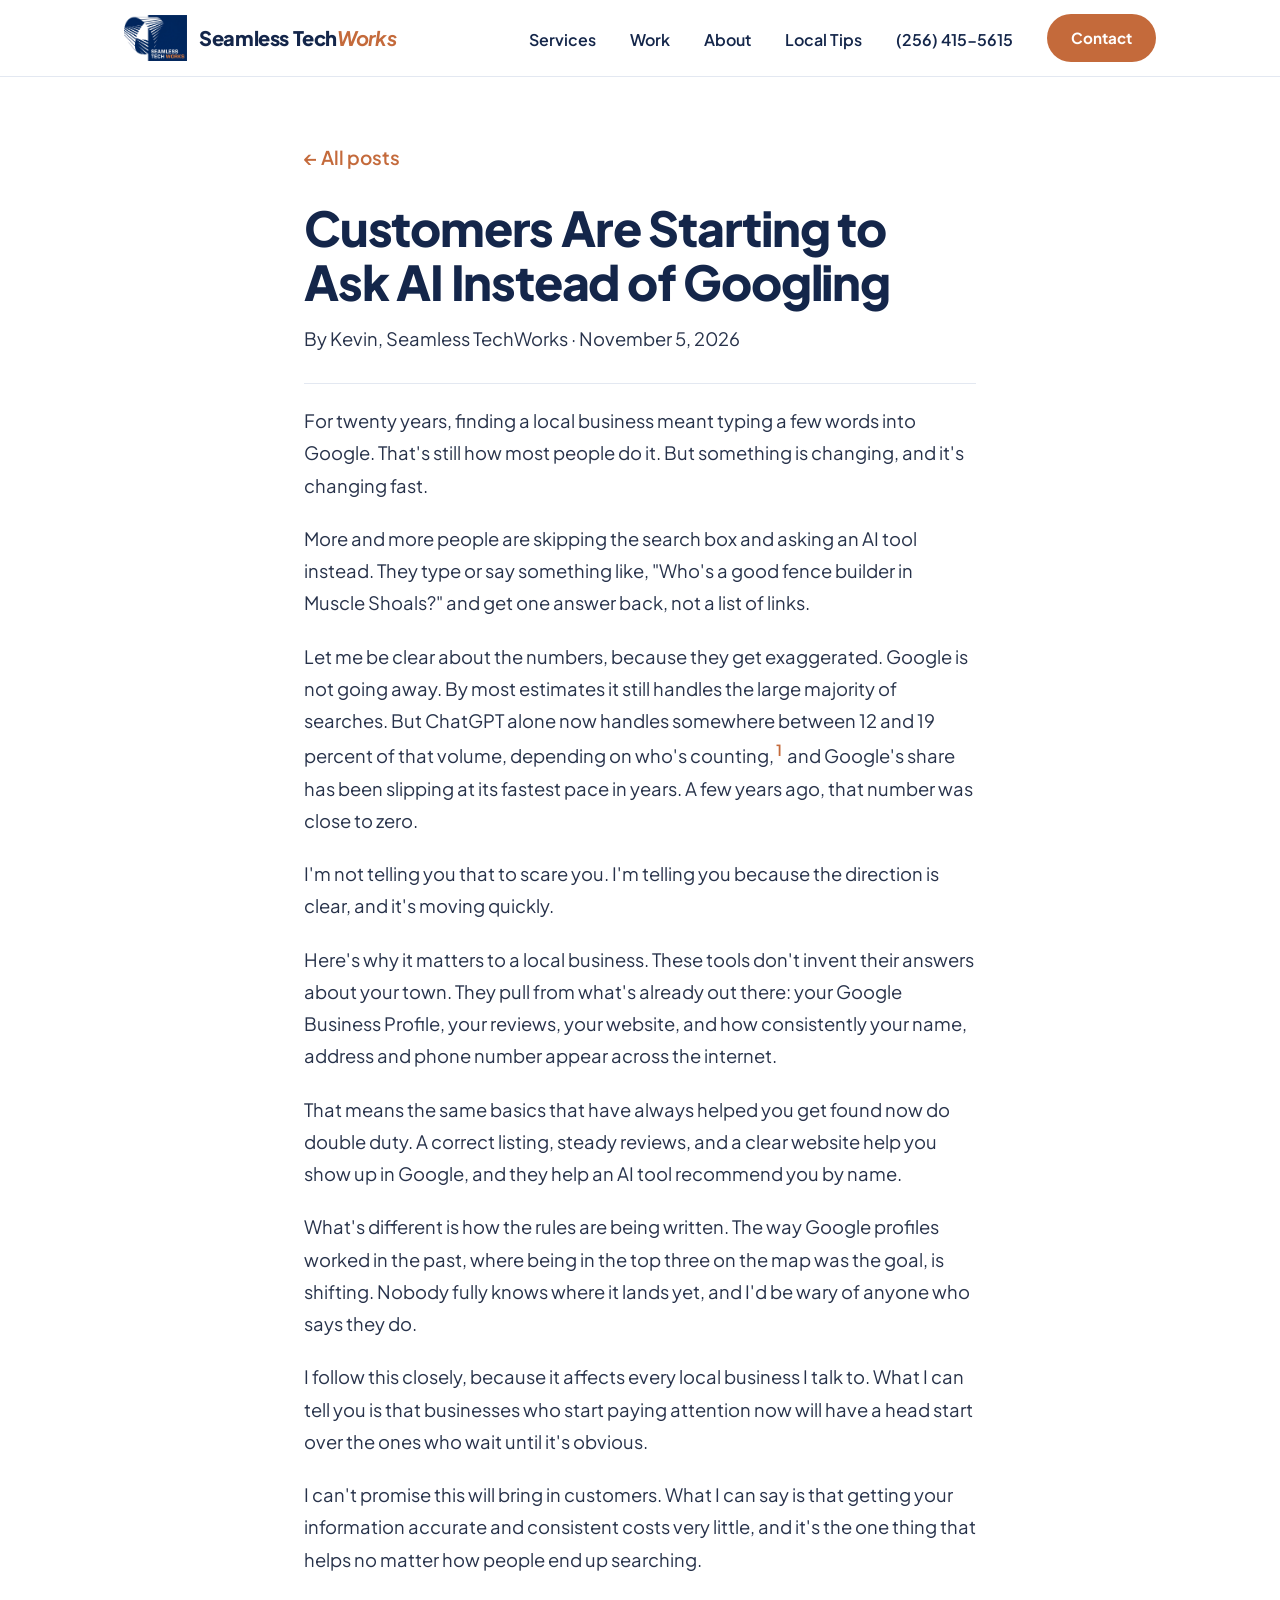
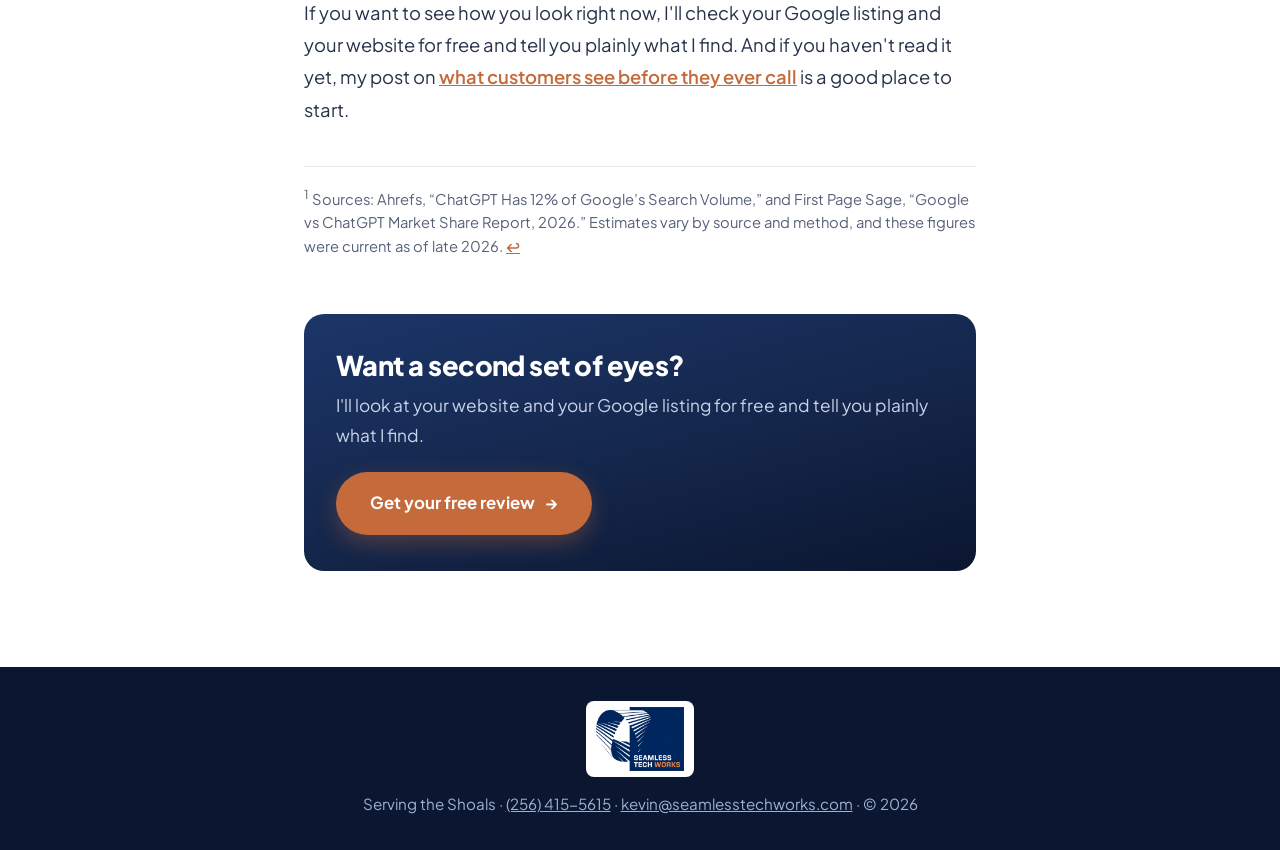
<file: blog/customers-are-starting-to-ask-ai/index.html>
<!DOCTYPE html>
<html lang="en">
<head>
<meta charset="utf-8">
<meta name="viewport" content="width=device-width, initial-scale=1">
<title>Customers Are Starting to Ask AI Instead of Googling | Seamless TechWorks</title>
<meta name="description" content="AI tools now handle a growing share of local searches. Google still leads, but the basics that get you found are now doing double duty.">
<link rel="icon" type="image/png" sizes="32x32" href="/images/favicon-32.png">
<link rel="apple-touch-icon" href="/images/apple-touch-icon.png">
<link rel="canonical" href="https://seamlesstechworks.com/blog/customers-are-starting-to-ask-ai/">
<meta property="og:type" content="article">
<meta property="og:site_name" content="Seamless TechWorks">
<meta property="og:title" content="Customers Are Starting to Ask AI Instead of Googling | Seamless TechWorks">
<meta property="og:description" content="AI tools now handle a growing share of local searches. Google still leads, but the basics that get you found are now doing double duty.">
<meta property="og:url" content="https://seamlesstechworks.com/blog/customers-are-starting-to-ask-ai/">
<meta property="og:image" content="https://seamlesstechworks.com/images/og-image.png">
<meta name="twitter:card" content="summary_large_image">
<link rel="preconnect" href="https://fonts.googleapis.com">
<link rel="preconnect" href="https://fonts.gstatic.com" crossorigin>
<link href="https://fonts.googleapis.com/css2?family=Plus+Jakarta+Sans:ital,wght@0,400;0,500;0,600;0,700;0,800;1,700;1,800&display=swap" rel="stylesheet">
<link rel="stylesheet" href="/css/style.css">
<script type="application/ld+json">
{"@context":"https://schema.org","@type":"BlogPosting","headline":"Customers Are Starting to Ask AI Instead of Googling","datePublished":"2026-11-05","author":{"@type":"Person","name":"Kevin"},"publisher":{"@type":"Organization","name":"Seamless TechWorks"},"mainEntityOfPage":"https://seamlesstechworks.com/blog/customers-are-starting-to-ask-ai/"}
</script>
</head>
<body>

<header>
  <div class="wrap bar">
    <a href="/" class="logo-img" aria-label="Seamless TechWorks, home"><img src="/images/logo.png" alt="" width="600" height="437"><span class="wordmark">Seamless Tech<em>Works</em></span></a>
    <nav aria-label="Main">
      <button class="menu-toggle" id="menuToggle" aria-expanded="false" aria-controls="navList">Menu</button>
      <ul id="navList">
        <li><a href="/#services">Services</a></li>
        <li><a href="/#work">Work</a></li>
        <li><a href="/#about">About</a></li>
        <li><a href="/blog/">Local Tips</a></li>
        <li><a href="tel:+12564155615" class="nav-phone">(256) 415-5615</a></li>
        <li><a href="/#contact" class="btn">Contact</a></li>
      </ul>
    </nav>
  </div>
</header>

<main>
  <article class="post">
   <div class="wrap post-wrap">
    <a class="back" href="/blog/">← All posts</a>
    <h1>Customers Are Starting to Ask AI Instead of Googling</h1>
    <p class="post-meta">By Kevin, Seamless TechWorks · <time datetime="2026-11-05">November 5, 2026</time></p>
    <p>For twenty years, finding a local business meant typing a few words into Google. That's still how most people do it. But something is changing, and it's changing fast.</p>
    <p>More and more people are skipping the search box and asking an AI tool instead. They type or say something like, "Who's a good fence builder in Muscle Shoals?" and get one answer back, not a list of links.</p>
    <p>Let me be clear about the numbers, because they get exaggerated. Google is not going away. By most estimates it still handles the large majority of searches. But ChatGPT alone now handles somewhere between 12 and 19 percent of that volume, depending on who's counting,<sup><a href="#fn1" id="ref1" aria-label="Footnote 1">1</a></sup> and Google's share has been slipping at its fastest pace in years. A few years ago, that number was close to zero.</p>
    <p>I'm not telling you that to scare you. I'm telling you because the direction is clear, and it's moving quickly.</p>
    <p>Here's why it matters to a local business. These tools don't invent their answers about your town. They pull from what's already out there: your Google Business Profile, your reviews, your website, and how consistently your name, address and phone number appear across the internet.</p>
    <p>That means the same basics that have always helped you get found now do double duty. A correct listing, steady reviews, and a clear website help you show up in Google, and they help an AI tool recommend you by name.</p>
    <p>What's different is how the rules are being written. The way Google profiles worked in the past, where being in the top three on the map was the goal, is shifting. Nobody fully knows where it lands yet, and I'd be wary of anyone who says they do.</p>
    <p>I follow this closely, because it affects every local business I talk to. What I can tell you is that businesses who start paying attention now will have a head start over the ones who wait until it's obvious.</p>
    <p>I can't promise this will bring in customers. What I can say is that getting your information accurate and consistent costs very little, and it's the one thing that helps no matter how people end up searching.</p>
    <p>If you want to see how you look right now, I'll check your Google listing and your website for free and tell you plainly what I find. And if you haven't read it yet, my post on <a href="/blog/what-customers-see-before-they-call/">what customers see before they ever call</a> is a good place to start.</p>
    <p class="footnote" id="fn1"><sup>1</sup> Sources: Ahrefs, “ChatGPT Has 12% of Google’s Search Volume,” and First Page Sage, “Google vs ChatGPT Market Share Report, 2026.” Estimates vary by source and method, and these figures were current as of late 2026. <a href="#ref1" aria-label="Back to text">↩</a></p>
    <aside class="post-cta">
      <h2>Want a second set of eyes?</h2>
      <p>I'll look at your website and your Google listing for free and tell you plainly what I find.</p>
      <a href="/#contact" class="btn">Get your free review <span class="arrow" aria-hidden="true">→</span></a>
    </aside>
   </div>
  </article>

</main>

<footer>
  <span class="logo-chip"><img src="/images/logo.png" alt="Seamless TechWorks" width="600" height="437"></span>
  <span class="foot-line">Serving the Shoals · <a href="tel:+12564155615">(256) 415-5615</a> · <a href="mailto:kevin@seamlesstechworks.com">kevin@seamlesstechworks.com</a> · © 2026</span>
</footer>

<script src="/js/main.js"></script>
</body>
</html>
</file>
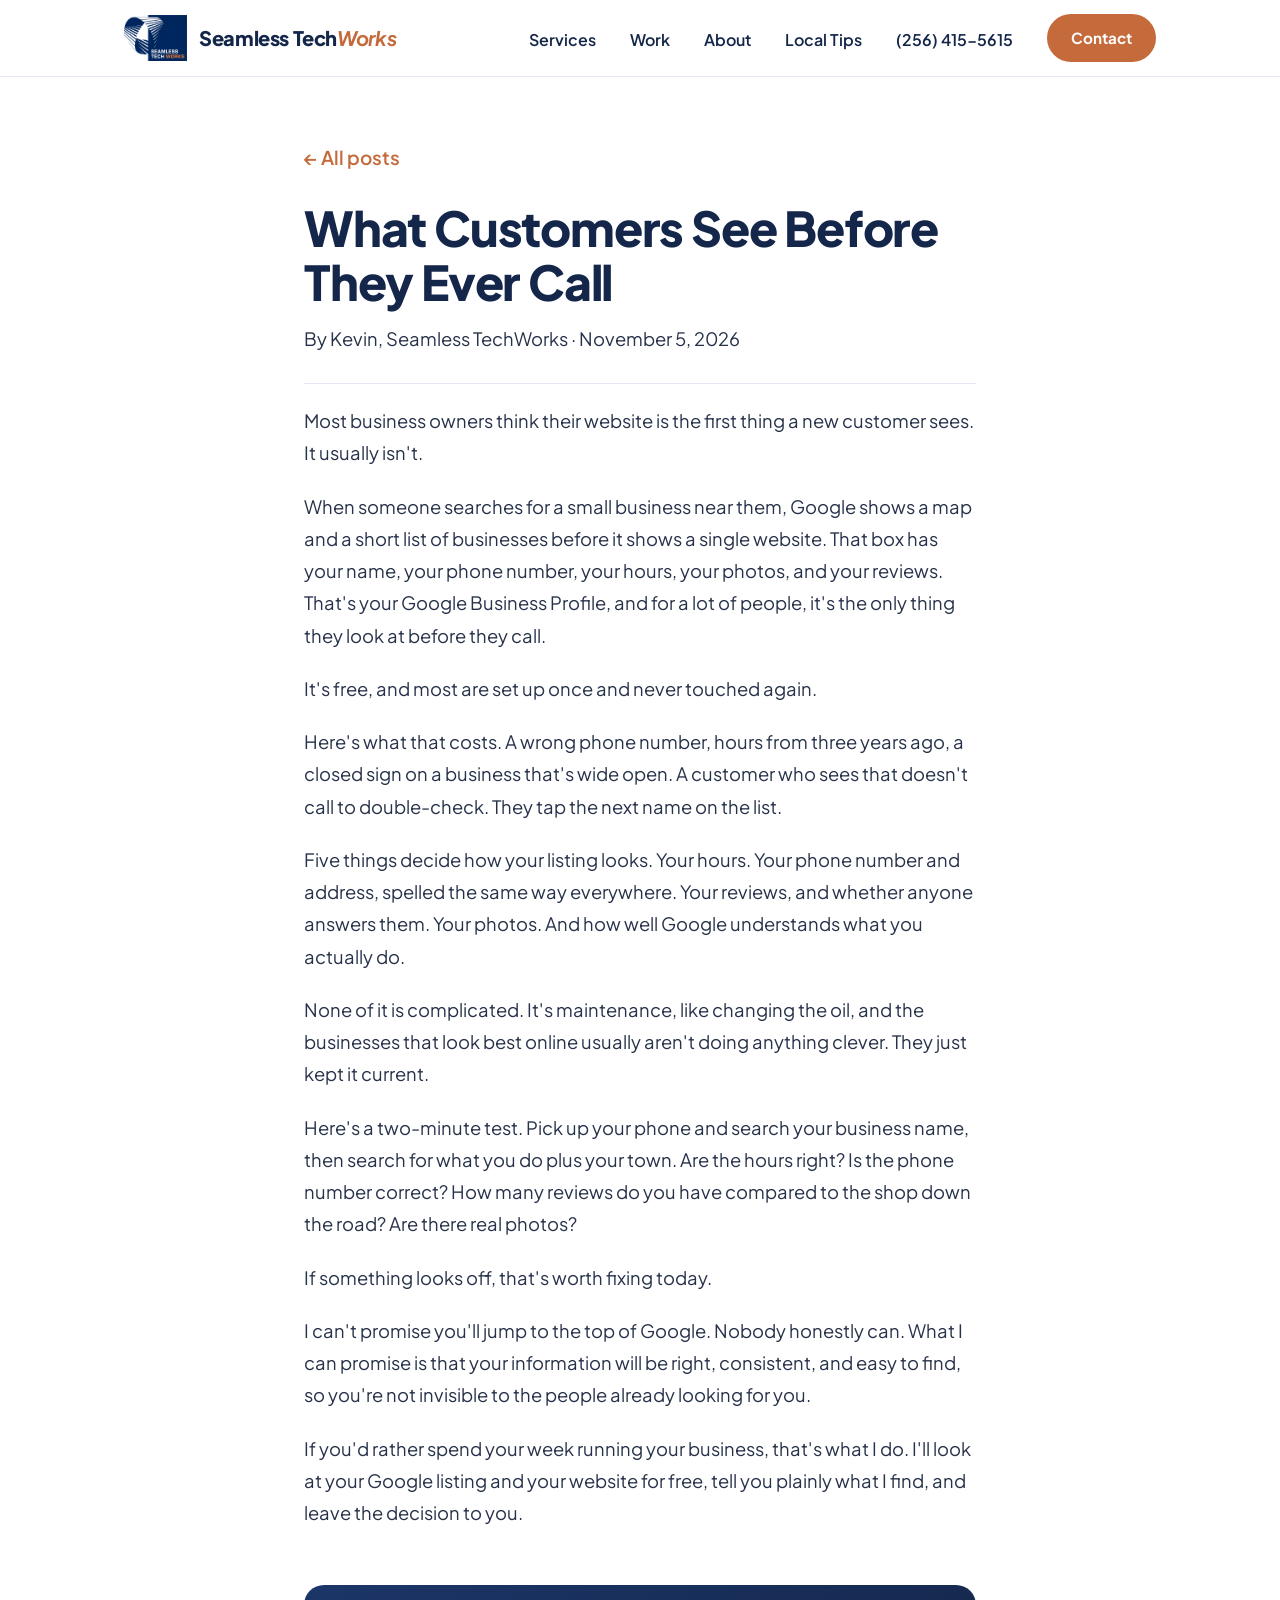
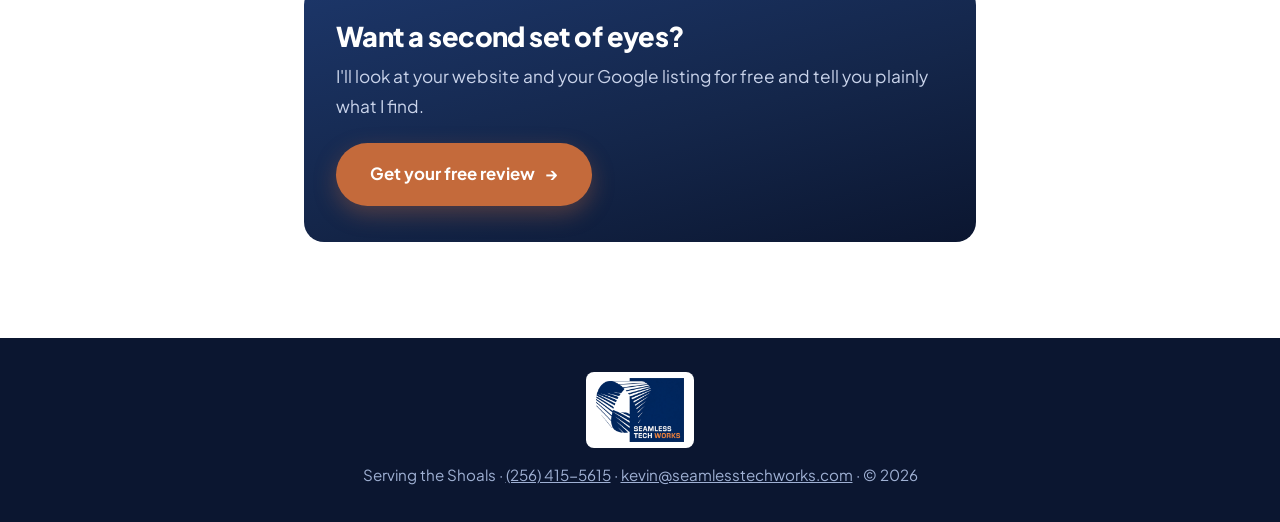
<file: blog/what-customers-see-before-they-call/index.html>
<!DOCTYPE html>
<html lang="en">
<head>
<meta charset="utf-8">
<meta name="viewport" content="width=device-width, initial-scale=1">
<title>What Customers See Before They Ever Call | Seamless TechWorks</title>
<meta name="description" content="When someone searches for a small business, Google shows your listing before your website. Here&#x27;s what decides how yours looks, and a two-minute check you can do on your phone.">
<link rel="icon" type="image/png" sizes="32x32" href="/images/favicon-32.png">
<link rel="apple-touch-icon" href="/images/apple-touch-icon.png">
<link rel="canonical" href="https://seamlesstechworks.com/blog/what-customers-see-before-they-call/">
<meta property="og:type" content="article">
<meta property="og:site_name" content="Seamless TechWorks">
<meta property="og:title" content="What Customers See Before They Ever Call | Seamless TechWorks">
<meta property="og:description" content="When someone searches for a small business, Google shows your listing before your website. Here&#x27;s what decides how yours looks, and a two-minute check you can do on your phone.">
<meta property="og:url" content="https://seamlesstechworks.com/blog/what-customers-see-before-they-call/">
<meta property="og:image" content="https://seamlesstechworks.com/images/og-image.png">
<meta name="twitter:card" content="summary_large_image">
<link rel="preconnect" href="https://fonts.googleapis.com">
<link rel="preconnect" href="https://fonts.gstatic.com" crossorigin>
<link href="https://fonts.googleapis.com/css2?family=Plus+Jakarta+Sans:ital,wght@0,400;0,500;0,600;0,700;0,800;1,700;1,800&display=swap" rel="stylesheet">
<link rel="stylesheet" href="/css/style.css">
<script type="application/ld+json">
{"@context":"https://schema.org","@type":"BlogPosting","headline":"What Customers See Before They Ever Call","datePublished":"2026-11-05","author":{"@type":"Person","name":"Kevin"},"publisher":{"@type":"Organization","name":"Seamless TechWorks"},"mainEntityOfPage":"https://seamlesstechworks.com/blog/what-customers-see-before-they-call/"}
</script>
</head>
<body>

<header>
  <div class="wrap bar">
    <a href="/" class="logo-img" aria-label="Seamless TechWorks, home"><img src="/images/logo.png" alt="" width="600" height="437"><span class="wordmark">Seamless Tech<em>Works</em></span></a>
    <nav aria-label="Main">
      <button class="menu-toggle" id="menuToggle" aria-expanded="false" aria-controls="navList">Menu</button>
      <ul id="navList">
        <li><a href="/#services">Services</a></li>
        <li><a href="/#work">Work</a></li>
        <li><a href="/#about">About</a></li>
        <li><a href="/blog/">Local Tips</a></li>
        <li><a href="tel:+12564155615" class="nav-phone">(256) 415-5615</a></li>
        <li><a href="/#contact" class="btn">Contact</a></li>
      </ul>
    </nav>
  </div>
</header>

<main>
  <article class="post">
   <div class="wrap post-wrap">
    <a class="back" href="/blog/">← All posts</a>
    <h1>What Customers See Before They Ever Call</h1>
    <p class="post-meta">By Kevin, Seamless TechWorks · <time datetime="2026-11-05">November 5, 2026</time></p>
    <p>Most business owners think their website is the first thing a new customer sees. It usually isn't.</p>
    <p>When someone searches for a small business near them, Google shows a map and a short list of businesses before it shows a single website. That box has your name, your phone number, your hours, your photos, and your reviews. That's your Google Business Profile, and for a lot of people, it's the only thing they look at before they call.</p>
    <p>It's free, and most are set up once and never touched again.</p>
    <p>Here's what that costs. A wrong phone number, hours from three years ago, a closed sign on a business that's wide open. A customer who sees that doesn't call to double-check. They tap the next name on the list.</p>
    <p>Five things decide how your listing looks. Your hours. Your phone number and address, spelled the same way everywhere. Your reviews, and whether anyone answers them. Your photos. And how well Google understands what you actually do.</p>
    <p>None of it is complicated. It's maintenance, like changing the oil, and the businesses that look best online usually aren't doing anything clever. They just kept it current.</p>
    <p>Here's a two-minute test. Pick up your phone and search your business name, then search for what you do plus your town. Are the hours right? Is the phone number correct? How many reviews do you have compared to the shop down the road? Are there real photos?</p>
    <p>If something looks off, that's worth fixing today.</p>
    <p>I can't promise you'll jump to the top of Google. Nobody honestly can. What I can promise is that your information will be right, consistent, and easy to find, so you're not invisible to the people already looking for you.</p>
    <p>If you'd rather spend your week running your business, that's what I do. I'll look at your Google listing and your website for free, tell you plainly what I find, and leave the decision to you.</p>
    <aside class="post-cta">
      <h2>Want a second set of eyes?</h2>
      <p>I'll look at your website and your Google listing for free and tell you plainly what I find.</p>
      <a href="/#contact" class="btn">Get your free review <span class="arrow" aria-hidden="true">→</span></a>
    </aside>
   </div>
  </article>

</main>

<footer>
  <span class="logo-chip"><img src="/images/logo.png" alt="Seamless TechWorks" width="600" height="437"></span>
  <span class="foot-line">Serving the Shoals · <a href="tel:+12564155615">(256) 415-5615</a> · <a href="mailto:kevin@seamlesstechworks.com">kevin@seamlesstechworks.com</a> · © 2026</span>
</footer>

<script src="/js/main.js"></script>
</body>
</html>
</file>
<file: css/style.css>
:root {
  --navy: #14264a;
  --navy-deep: #0b1630;
  --clay: #c46a3b;
  --clay-dark: #a95a30;
  --clay-light: #f29a68;
  --ink: #1b2236;
  --muted: #566078;
  --line: #e3e8f1;
  --soft: #f4f6fb;
  --white: #ffffff;
  --radius: 20px;
  --shadow: 0 10px 30px rgba(20, 38, 74, .08);
  --shadow-lg: 0 24px 60px rgba(20, 38, 74, .18);
}
* { box-sizing: border-box; margin: 0; padding: 0; }
html { scroll-behavior: smooth; scroll-padding-top: 84px; }
body {
  font-family: "Plus Jakarta Sans", system-ui, -apple-system, "Segoe UI", Roboto, Arial, sans-serif;
  font-size: 19px;
  line-height: 1.7;
  color: var(--ink);
  background: var(--white);
  -webkit-font-smoothing: antialiased;
}
a { color: inherit; }
.wrap { max-width: 1120px; margin: 0 auto; padding: 0 24px; }
section { padding: 112px 0; }
h1, h2, h3 { color: var(--navy); line-height: 1.15; letter-spacing: -0.02em; }
h2 { font-size: clamp(2.1rem, 4.4vw, 3rem); font-weight: 800; margin-bottom: 18px; }
.lead { font-size: 1.15rem; color: var(--muted); max-width: 620px; }
.eyebrow {
  display: inline-flex; align-items: center; gap: 12px;
  font-size: 0.82rem; font-weight: 700; letter-spacing: 0.16em;
  text-transform: uppercase; color: var(--clay); margin-bottom: 18px;
}
.eyebrow::before { content: ""; width: 28px; height: 3px; border-radius: 3px; background: var(--clay); }

/* Buttons */
.btn {
  display: inline-flex; align-items: center; gap: 10px; background: var(--clay); color: var(--white);
  font: inherit; font-weight: 700; font-size: 1.05rem;
  padding: 17px 34px; border-radius: 999px; border: 0; cursor: pointer;
  text-decoration: none; transition: background .2s, transform .15s, box-shadow .2s;
  box-shadow: 0 8px 22px rgba(196, 106, 59, .35);
}
.btn:hover { background: var(--clay-dark); transform: translateY(-2px); }
.btn:active { transform: translateY(0); }
.btn .arrow { transition: transform .2s; }
.btn:hover .arrow { transform: translateX(4px); }
.btn:focus-visible, a:focus-visible, input:focus-visible, button:focus-visible {
  outline: 3px solid var(--clay); outline-offset: 3px;
}

/* Logo: Seamless Tech + Works (italic, accent color) */
.logo { text-decoration: none; display: inline-block; line-height: 1; color: var(--navy); white-space: nowrap; }
.logo .l1 { font-weight: 800; letter-spacing: -0.02em; }
.logo .l2 { font-weight: 700; font-style: italic; color: var(--clay); letter-spacing: -0.02em; }

/* Header */
header {
  position: sticky; top: 0; z-index: 20; background: rgba(255,255,255,.9);
  backdrop-filter: blur(10px); -webkit-backdrop-filter: blur(10px);
  border-bottom: 1px solid var(--line);
}
.bar { display: flex; align-items: center; justify-content: space-between; min-height: 76px; }
header .logo { font-size: clamp(1.1rem, 5.4vw, 1.4rem); padding: 10px 0; }
nav ul { list-style: none; display: flex; gap: 34px; align-items: center; }
nav a { text-decoration: none; font-weight: 600; color: var(--navy); font-size: 1rem; }
nav a:hover { color: var(--clay); }
nav .btn { padding: 11px 24px; font-size: 0.95rem; color: var(--white); box-shadow: none; }
nav .btn:hover { color: var(--white); }
.menu-toggle {
  display: none; background: none; border: 2px solid var(--navy); color: var(--navy);
  font: inherit; font-weight: 700; font-size: 0.95rem; padding: 8px 18px; border-radius: 999px; cursor: pointer;
}

/* Hero */
.hero {
  position: relative; overflow: hidden; color: var(--white); padding: 128px 0 120px;
  background:
    radial-gradient(circle at 88% 8%, rgba(196,106,59,.35), transparent 42%),
    radial-gradient(circle at 6% 95%, rgba(90,130,230,.28), transparent 48%),
    linear-gradient(160deg, #1a3160 0%, var(--navy) 45%, var(--navy-deep) 100%);
}
.hero::before {
  content: ""; position: absolute; inset: 0; pointer-events: none;
  background-image: radial-gradient(rgba(255,255,255,.12) 1px, transparent 1px);
  background-size: 28px 28px;
  -webkit-mask-image: linear-gradient(180deg, rgba(0,0,0,.7), transparent 80%);
  mask-image: linear-gradient(180deg, rgba(0,0,0,.7), transparent 80%);
}
.hero-grid { position: relative; display: grid; grid-template-columns: 1.1fr .9fr; gap: 64px; align-items: center; }
.hero .logo { color: var(--white); font-size: clamp(1.5rem, calc((100vw - 48px) / 11.4), 4.6rem); margin-bottom: 30px; }
.hero .logo .l2 { color: var(--clay-light); }
.hero h1 {
  font-size: clamp(1.5rem, 2.8vw, 2.1rem); font-weight: 600; color: var(--white);
  max-width: 600px; margin-bottom: 18px; letter-spacing: -0.01em; line-height: 1.3;
}
.hero p { font-size: 1.2rem; color: #c9d3ea; max-width: 560px; margin-bottom: 42px; }

/* Hero visual: stylized browser window */
.mock {
  background: var(--white); border-radius: 18px; box-shadow: var(--shadow-lg);
  transform: rotate(-2.5deg); overflow: hidden; border: 1px solid rgba(255,255,255,.4);
}
.mock-bar { display: flex; gap: 7px; padding: 14px 16px; background: #eef1f7; }
.mock-bar i { width: 11px; height: 11px; border-radius: 50%; background: #cfd6e4; display: block; }
.mock-bar i:first-child { background: var(--clay-light); }
.mock-body { padding: 22px; }
.m-hero { height: 110px; border-radius: 12px; background: linear-gradient(135deg, var(--navy), #2c4a8a); margin-bottom: 18px; position: relative; }
.m-hero::after { content: ""; position: absolute; left: 18px; bottom: 18px; width: 90px; height: 24px; border-radius: 999px; background: var(--clay); }
.m-line { height: 12px; border-radius: 6px; background: #e5eaf3; margin-bottom: 10px; }
.w70 { width: 70%; } .w50 { width: 50%; }
.m-row { display: grid; grid-template-columns: repeat(3, 1fr); gap: 12px; margin-top: 18px; }
.m-box { height: 64px; border-radius: 10px; background: var(--soft); border: 1px solid var(--line); }
.m-box:nth-child(2) { background: #fbeee6; border-color: #f3d9c8; }

/* Services */
.services-grid { display: grid; grid-template-columns: repeat(3, 1fr); gap: 28px; margin-top: 64px; align-items: stretch; }
.card {
  border: 1px solid var(--line); border-radius: var(--radius); padding: 40px 32px; background: var(--white);
  display: flex; flex-direction: column; position: relative; box-shadow: var(--shadow);
  transition: transform .2s, box-shadow .2s;
}
.card:hover { transform: translateY(-4px); box-shadow: var(--shadow-lg); }
.icon {
  width: 56px; height: 56px; border-radius: 16px; background: #fbeee6; color: var(--clay);
  display: flex; align-items: center; justify-content: center; margin-bottom: 24px;
}
.icon svg { width: 28px; height: 28px; fill: none; stroke: currentColor; stroke-width: 1.8; stroke-linecap: round; stroke-linejoin: round; }
.card h3 { font-size: 1.55rem; margin-bottom: 14px; }
.card p { color: var(--muted); font-size: 1.03rem; }
.card.featured {
  background: linear-gradient(165deg, #1c3669, var(--navy) 55%, var(--navy-deep));
  border-color: transparent; box-shadow: var(--shadow-lg); transform: translateY(-14px);
}
.card.featured:hover { transform: translateY(-18px); }
.card.featured h3 { color: var(--white); }
.card.featured p { color: #c9d3ea; }
.card.featured .icon { background: var(--clay); color: var(--white); }
.badge {
  position: absolute; top: -15px; right: 28px; background: var(--clay); color: var(--white);
  font-size: 0.76rem; font-weight: 700; letter-spacing: 0.1em; text-transform: uppercase;
  padding: 7px 16px; border-radius: 999px; box-shadow: 0 6px 16px rgba(196,106,59,.4);
}

/* Work */
.work { background: var(--soft); }
.work-grid { display: grid; grid-template-columns: repeat(6, 1fr); gap: 28px; margin-top: 64px; }
.work-card {
  background: var(--white); border-radius: var(--radius); overflow: hidden; border: 1px solid var(--line);
  display: flex; flex-direction: column; box-shadow: var(--shadow); transition: transform .2s, box-shadow .2s;
}
.work-card { grid-column: span 2; }
.work-card:nth-child(4) { grid-column: 2 / span 2; }
.work-card:nth-child(5) { grid-column: 4 / span 2; }
.work-card:hover { transform: translateY(-4px); box-shadow: var(--shadow-lg); }
.shot {
  flex: none; aspect-ratio: 16 / 10; background: linear-gradient(135deg, #e6ecf8, #d3dcf0);
  display: flex; align-items: center; justify-content: center; color: var(--muted);
  font-size: 0.95rem; font-weight: 500; border-bottom: 1px solid var(--line);
}
.shot { position: relative; overflow: hidden; }
.shot img { position: absolute; inset: 0; width: 100%; height: 100%; object-fit: cover; object-position: top left; display: block; }
.work-body { padding: 26px 28px 30px; }
.work-body h3 { font-size: 1.3rem; margin-bottom: 6px; }
.work-body a { color: var(--clay); font-weight: 700; text-decoration: none; word-break: break-word; }
.work-body a:hover { text-decoration: underline; }

/* About */
.about-grid { display: grid; grid-template-columns: .8fr 1.2fr; gap: 72px; align-items: start; }
.about h2 { margin-bottom: 0; }
.about p { margin-bottom: 22px; color: var(--ink); }
.about-text { border-left: 3px solid var(--clay); padding-left: 36px; }

/* Contact */
.contact {
  color: var(--white);
  background:
    radial-gradient(circle at 95% 0%, rgba(196,106,59,.3), transparent 40%),
    linear-gradient(160deg, var(--navy) 0%, var(--navy-deep) 100%);
}
.contact h2 { color: var(--white); }
.contact .lead { color: #c9d3ea; }
.contact-grid { display: grid; grid-template-columns: .9fr 1.1fr; gap: 64px; align-items: start; }
.form-card { background: var(--white); color: var(--ink); border-radius: 24px; padding: 40px; box-shadow: var(--shadow-lg); }
.form-row { display: grid; grid-template-columns: 1fr 1fr; gap: 20px; }
.field { margin-bottom: 22px; }
label { display: block; font-weight: 600; margin-bottom: 8px; font-size: 0.98rem; color: var(--navy); }
input[type="text"], input[type="tel"], input[type="email"], input[type="url"] {
  width: 100%; font: inherit; font-size: 1.05rem; padding: 15px 16px;
  border: 1.5px solid var(--line); border-radius: 12px; background: var(--soft); color: var(--ink);
  transition: border-color .15s, background .15s;
}
input:focus { border-color: var(--clay); background: var(--white); outline: none; }
.hp { position: absolute; left: -9999px; }
.form-msg { margin-top: 18px; font-weight: 600; min-height: 1.5em; color: var(--navy); }
.form-card .btn { width: 100%; justify-content: center; }

/* Footer */
footer { background: var(--navy-deep); color: #9fb0d3; text-align: center; padding: 34px 24px; font-size: 0.95rem; }
footer .logo { font-size: 1rem; color: var(--white); }
footer .logo .l2 { color: var(--clay-light); }

/* Responsive */
@media (max-width: 960px) {
  .services-grid, .work-grid { grid-template-columns: 1fr; }
  .work-card, .work-card:nth-child(4), .work-card:nth-child(5) { grid-column: auto; }
  .card.featured, .card.featured:hover { transform: none; }
  section { padding: 76px 0; }
  .hero { padding: 80px 0 76px; }
  .hero-grid, .about-grid, .contact-grid { grid-template-columns: 1fr; gap: 40px; }
  .mock { display: none; }
  .about-text { padding-left: 24px; }
  .form-card { padding: 28px 22px; }
  .form-row { grid-template-columns: 1fr; gap: 0; }
  .menu-toggle { display: block; }
  nav ul {
    display: none; position: absolute; top: 76px; left: 0; right: 0; background: var(--white);
    flex-direction: column; gap: 0; padding: 12px 24px 24px; border-bottom: 1px solid var(--line);
    align-items: stretch;
  }
  nav ul.open { display: flex; }
  nav li a { display: block; padding: 14px 0; font-size: 1.1rem; }
  nav li:last-child { padding-top: 10px; }
  nav .btn { justify-content: center; padding: 14px 20px; }
}
@media (prefers-reduced-motion: reduce) {
  html { scroll-behavior: auto; }
  .btn, .card, .work-card, .btn .arrow { transition: none; }
}

/* Sign-line band */
.sign { background: var(--soft); padding: 88px 0; text-align: center; }
.sign .wrap { max-width: 800px; }
.sign-text { font-size: 1.2rem; color: var(--muted); }
.sign-big { font-size: clamp(1.8rem, 4vw, 2.6rem); font-weight: 800; color: var(--navy); letter-spacing: -0.02em; line-height: 1.2; margin: 22px 0; }

/* Service card details */
.card .price { color: var(--navy); font-size: 1.35rem; margin-bottom: 12px; line-height: 1.3; }
.card .price strong { font-size: 2rem; font-weight: 800; letter-spacing: -0.02em; }
.card .price small { font-size: .85rem; font-weight: 600; color: var(--muted); text-transform: uppercase; letter-spacing: .08em; display: block; }
.card .price .plus { font-weight: 700; }
.card.featured .price, .card.featured .price strong { color: var(--white); }
.card.featured .price small { color: #c9d3ea; }
.checks { list-style: none; margin-top: 22px; display: grid; gap: 12px; }
.checks li { position: relative; padding-left: 30px; font-size: 1rem; color: var(--ink); line-height: 1.5; }
.checks li::before { content: ""; position: absolute; left: 0; top: 3px; width: 20px; height: 20px; border-radius: 50%; background: var(--clay) url("data:image/svg+xml;utf8,<svg xmlns='http://www.w3.org/2000/svg' viewBox='0 0 24 24' fill='none' stroke='white' stroke-width='3.4' stroke-linecap='round' stroke-linejoin='round'><path d='M6 12.5l4 4L18 8'/></svg>") center / 12px no-repeat; }
.card.featured .checks li { color: #e6ecf8; }
.fine { margin-top: 48px; text-align: center; color: var(--muted); font-size: 1rem; max-width: 720px; margin-left: auto; margin-right: auto; }

/* How it works */
.process { background: var(--navy); }
.process h2, .process h3 { color: var(--white); }
.process .eyebrow { color: var(--clay-light); }
.process .eyebrow::before { background: var(--clay-light); }
.steps { list-style: none; display: grid; grid-template-columns: repeat(3, 1fr); gap: 28px; margin-top: 48px; }
.steps li { background: rgba(255,255,255,.06); border: 1px solid rgba(255,255,255,.14); border-radius: var(--radius); padding: 32px 28px; }
.steps .num { width: 44px; height: 44px; border-radius: 50%; background: var(--clay); color: var(--white); font-weight: 800; display: flex; align-items: center; justify-content: center; margin-bottom: 18px; }
.steps h3 { font-size: 1.35rem; margin-bottom: 10px; }
.steps p { color: #c9d3ea; font-size: 1.02rem; }

/* Who we help */
.who-grid { display: grid; grid-template-columns: repeat(3, 1fr); gap: 28px; margin-top: 48px; }
.who-card { border: 1px solid var(--line); border-radius: var(--radius); padding: 32px 28px; background: var(--white); box-shadow: var(--shadow); }
.who-card h3 { font-size: 1.35rem; margin-bottom: 10px; }
.who-card p { color: var(--muted); font-size: 1.02rem; }

@media (max-width: 900px) {
  .steps, .who-grid { grid-template-columns: 1fr; }
}

/* Phone links */
nav .nav-phone { white-space: nowrap; }
.call-line { margin-top: 18px; font-size: 1.1rem; color: var(--muted); }
.call-line a { color: var(--clay); font-weight: 700; text-decoration: none; white-space: nowrap; }
.call-line a:hover { text-decoration: underline; }
footer a { color: inherit; }

/* Image logo */
.logo-img { display: inline-block; line-height: 0; padding: 6px 0; }
.logo-img img { height: 58px; width: auto; display: block; }
.logo-chip { display: inline-block; background: #fff; border-radius: 8px; padding: 6px 10px; vertical-align: middle; margin-bottom: 8px; }
.logo-chip img { height: 64px; width: auto; display: block; }
.hero-grid { grid-template-columns: 1fr; }

#contact .call-line { color: #c9d3ea; }
#contact .call-line a { color: var(--clay-light); }

/* Logo polish */
.logo-img { display: inline-flex; align-items: center; gap: 12px; text-decoration: none; }
.logo-img img { height: 46px; }
.wordmark { font-weight: 800; letter-spacing: -0.02em; color: var(--navy); font-size: 1.25rem; white-space: nowrap; }
.wordmark em { font-style: italic; font-weight: 700; color: var(--clay); }
.hero h1 { font-size: clamp(2.1rem, 4.4vw, 3.5rem); font-weight: 800; line-height: 1.12; max-width: 620px; letter-spacing: -0.025em; margin-bottom: 22px; }
.hero-grid { grid-template-columns: 1.15fr .85fr; gap: 56px; }
.hero-logo { background: #fff; border-radius: 24px; padding: clamp(24px, 3.2vw, 44px); box-shadow: var(--shadow-lg), 0 0 0 1px rgba(255,255,255,.08); justify-self: center; width: 100%; max-width: 440px; transform: rotate(-1.5deg); }
.hero-logo img { width: 100%; height: auto; display: block; }
@media (max-width: 860px) {
  .hero-grid { grid-template-columns: 1fr; gap: 32px; }
  .hero-logo { order: -1; max-width: 240px; justify-self: start; padding: 20px; transform: none; }
}
@media (max-width: 420px) { .wordmark { display: none; } }

/* Polish pass */
.field select { width: 100%; padding: 15px 16px; border: 1px solid var(--line); border-radius: 12px; background: var(--soft); font: inherit; color: var(--ink, #14264a); }
.field select:focus { outline: 2px solid var(--clay); outline-offset: 1px; }
.sign-text { font-size: clamp(1.25rem, 2.4vw, 1.5rem); color: var(--navy); font-weight: 500; line-height: 1.5; }
footer { display: flex; flex-direction: column; align-items: center; gap: 14px; }
footer .logo-chip { margin: 0; }

/* Also available */
.also { margin-top: 56px; }
.also-title { font-size: 1.1rem; text-transform: uppercase; letter-spacing: .12em; color: var(--clay); text-align: center; margin-bottom: 22px; }
.also-grid { display: grid; grid-template-columns: repeat(2, 1fr); gap: 28px; }
.also-card { border: 1px solid var(--line); border-radius: var(--radius); padding: 28px; background: var(--soft); }
.also-card h4 { font-size: 1.25rem; color: var(--navy); margin-bottom: 8px; }
.also-card p { color: var(--muted); font-size: 1.02rem; }
.also-note { text-align: center; color: var(--muted); margin-top: 22px; }
.also + .fine { margin-top: 32px; }
@media (max-width: 860px) { .also-grid { grid-template-columns: 1fr; } }

/* v7: light hero, dark sign block, roomier gutters */
.wrap { padding: 0 clamp(24px, 4vw, 44px); }
.hero { background: linear-gradient(180deg, #ffffff 0%, #eef1f8 100%); color: var(--navy); padding: 96px 0 104px; }
.hero::before { display: none; }
.hero h1 { color: var(--navy); }
.hero p { color: var(--muted); }
.hero-logo { background: none; box-shadow: none; transform: none; border-radius: 0; padding: 0; max-width: 480px; }
.hero-logo img { filter: drop-shadow(0 18px 30px rgba(20,38,74,.18)); }
@media (max-width: 860px) { .hero { padding: 56px 0 64px; } .hero-logo { max-width: 260px; padding: 0; } }
.sign { background: linear-gradient(165deg, #1c3669, var(--navy) 55%, var(--navy-deep)); }
.sign-text { color: #c9d3ea; font-weight: 400; }
.sign-big { color: var(--white); }
.sign-big .hl { color: var(--clay-light); }
.sign-big .hl { white-space: nowrap; }

/* Blog */
.blog-index { padding: 80px 0 112px; background: var(--soft); }
.blog-h1 { font-size: clamp(2.1rem, 4.4vw, 3rem); font-weight: 800; margin-bottom: 18px; }
.blog-list { display: grid; gap: 28px; margin-top: 48px; max-width: 820px; }
.blog-card { background: var(--white); border: 1px solid var(--line); border-radius: var(--radius); padding: 32px 30px; box-shadow: var(--shadow); }
.blog-card time { font-size: .85rem; font-weight: 700; letter-spacing: .08em; text-transform: uppercase; color: var(--clay); }
.blog-card h2 { font-size: clamp(1.4rem, 2.6vw, 1.7rem); margin: 8px 0 10px; }
.blog-card h2 a { color: var(--navy); text-decoration: none; }
.blog-card h2 a:hover { color: var(--clay); }
.blog-card p { color: var(--muted); }
.blog-card .read { display: inline-block; margin-top: 14px; font-weight: 700; color: var(--clay); text-decoration: none; }
.blog-card .read:hover { text-decoration: underline; }
.post { padding: 64px 0 96px; }
.post-wrap { max-width: 760px; }
.post .back { display: inline-block; margin-bottom: 28px; font-weight: 600; color: var(--clay); text-decoration: none; }
.post .back:hover { text-decoration: underline; }
.post h1 { font-size: clamp(2rem, 5vw, 3rem); font-weight: 800; line-height: 1.12; letter-spacing: -0.025em; margin-bottom: 14px; }
.post-meta { color: var(--muted); font-size: .98rem; margin-bottom: 36px; padding-bottom: 28px; border-bottom: 1px solid var(--line); }
.post p { font-size: 1.15rem; line-height: 1.75; color: #27324a; margin-bottom: 1.15em; }
.post p a { color: var(--clay); font-weight: 600; }
.post sup a { text-decoration: none; padding: 0 2px; }
.post .footnote { font-size: .92rem; line-height: 1.6; color: var(--muted); border-top: 1px solid var(--line); padding-top: 18px; margin-top: 40px; }
.post-cta { margin-top: 56px; padding: 36px 32px; border-radius: 20px; background: linear-gradient(165deg, #1c3669, var(--navy) 55%, var(--navy-deep)); color: var(--white); }
.post-cta h2 { color: var(--white); font-size: 1.7rem; margin-bottom: 8px; }
.post-cta p { color: #c9d3ea; font-size: 1.08rem; margin-bottom: 22px; }

/* Center the hero on phones/tablets to match the rest of the page */
@media (max-width: 860px) {
  .hero-grid > div:first-child { text-align: center; }
  .hero h1, .hero p { margin-left: auto; margin-right: auto; }
  .hero-logo { justify-self: center; }
  .hero .btn { margin-left: auto; margin-right: auto; }
}
</file>
